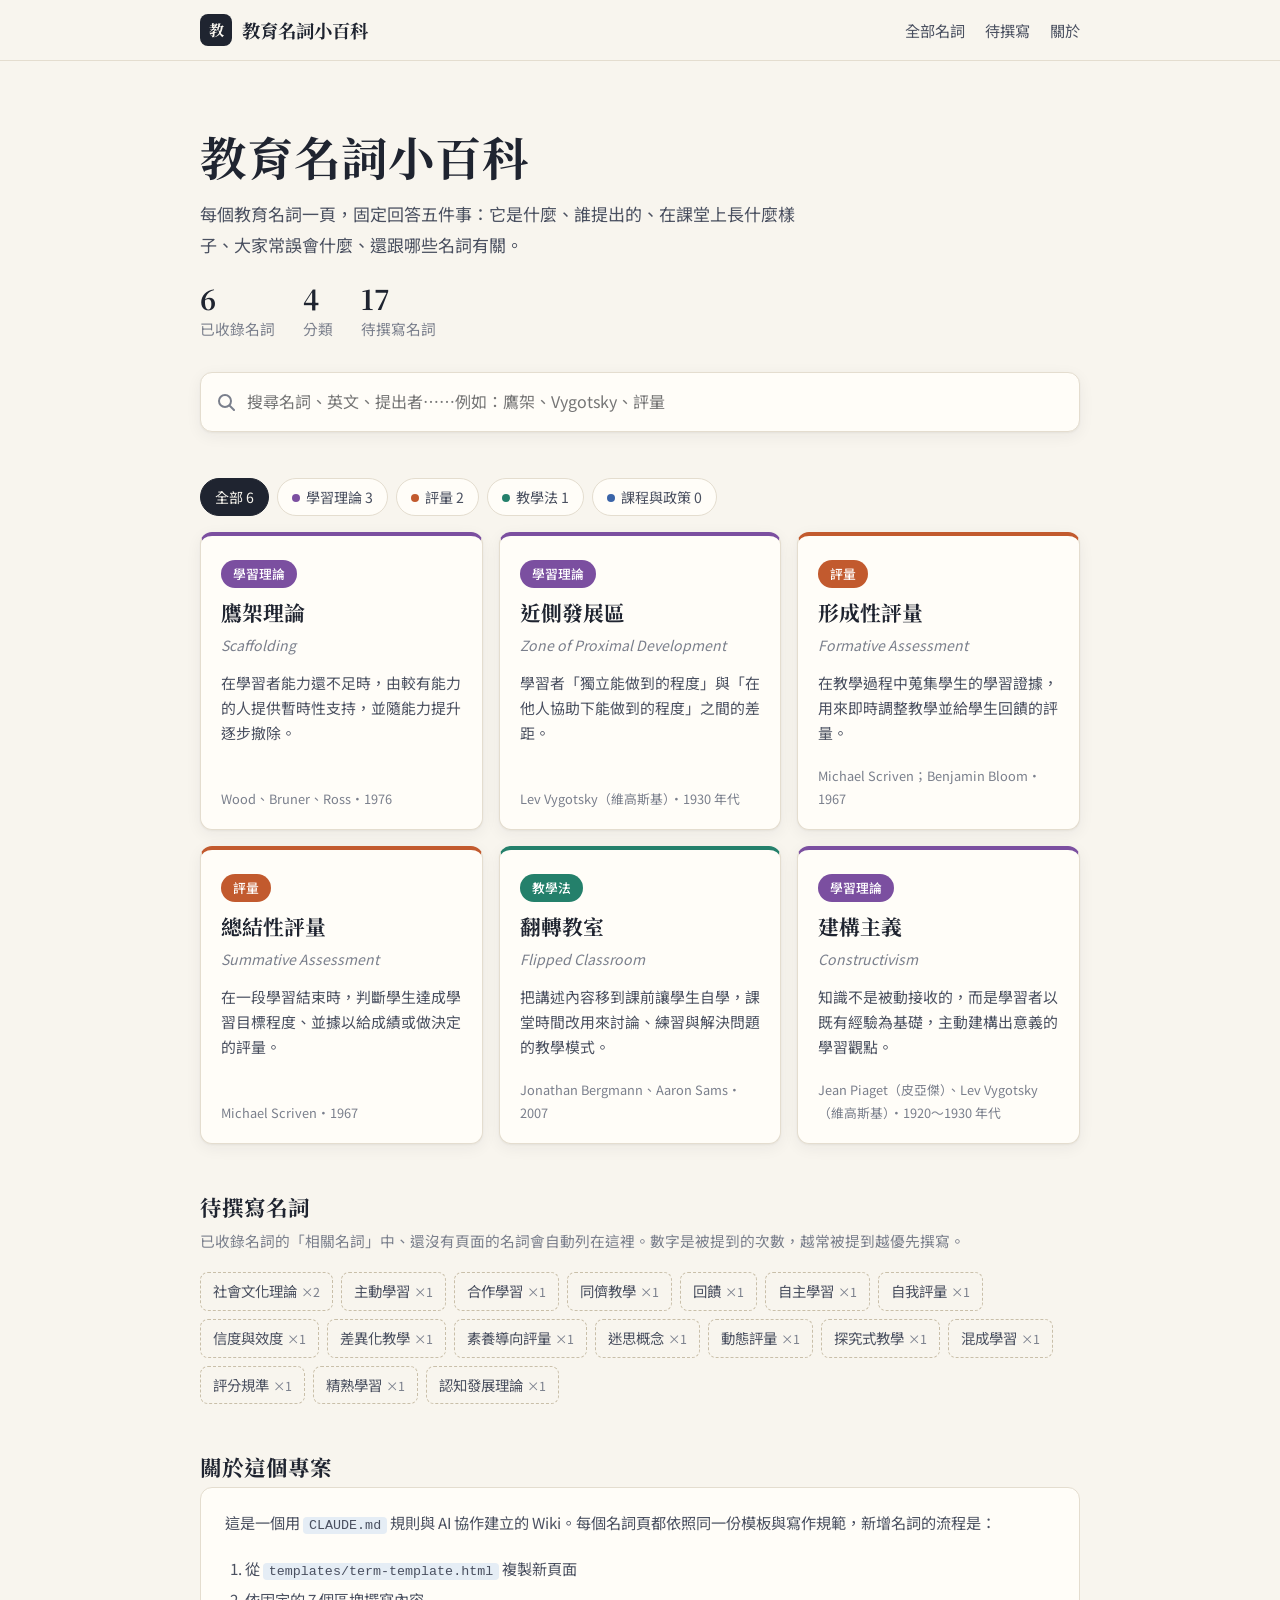
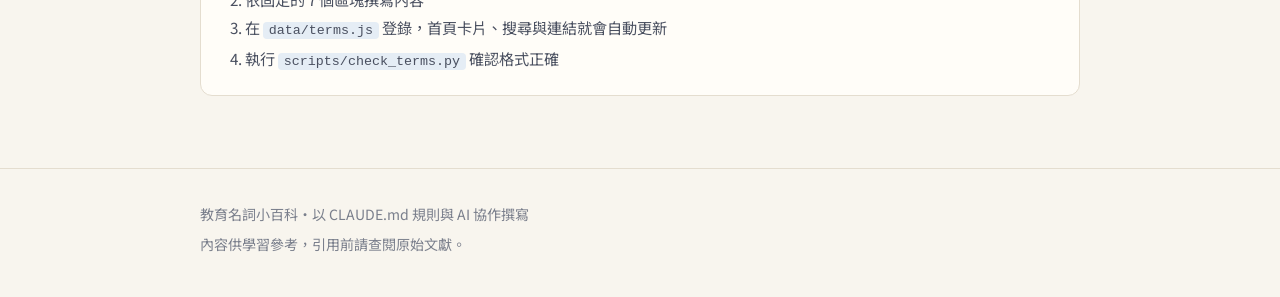
<file: index.html>
<!DOCTYPE html>
<html lang="zh-Hant-TW">
<head>
  <meta charset="UTF-8">
  <meta name="viewport" content="width=device-width, initial-scale=1">
  <title>教育名詞小百科</title>
  <meta name="description" content="用固定格式、白話解釋的繁體中文教育學名詞 Wiki：定義、提出者、課堂例子、常見誤解與相關名詞。">
  <link rel="preconnect" href="https://fonts.googleapis.com">
  <link rel="preconnect" href="https://fonts.gstatic.com" crossorigin>
  <link rel="stylesheet" href="https://fonts.googleapis.com/css2?family=Noto+Sans+TC:wght@400;500;700&family=Noto+Serif+TC:wght@600;700&display=swap">
  <link rel="stylesheet" href="assets/style.css">
</head>
<body data-page="index" data-root="">

  <header class="site-header">
    <div class="wrap">
      <a class="logo" href="index.html"><span class="logo-mark">教</span>教育名詞小百科</a>
      <nav class="site-nav">
        <a href="#terms">全部名詞</a>
        <a href="#wanted">待撰寫</a>
        <a href="#about">關於</a>
      </nav>
    </div>
  </header>

  <main class="wrap">
    <section class="hero">
      <h1>教育名詞小百科</h1>
      <p>每個教育名詞一頁，固定回答五件事：它是什麼、誰提出的、在課堂上長什麼樣子、大家常誤會什麼、還跟哪些名詞有關。</p>
      <div class="stats">
        <div><strong id="stat-terms">0</strong>已收錄名詞</div>
        <div><strong id="stat-cats">0</strong>分類</div>
        <div><strong id="stat-wanted">0</strong>待撰寫名詞</div>
      </div>
      <input id="search" class="search-box" type="search" placeholder="搜尋名詞、英文、提出者……例如：鷹架、Vygotsky、評量" aria-label="搜尋名詞">
    </section>

    <section id="terms">
      <div id="category-chips" class="chips" role="group" aria-label="依分類篩選"></div>
      <div id="card-grid" class="card-grid"></div>
    </section>

    <section id="wanted">
      <h2 class="section-title">待撰寫名詞</h2>
      <p class="section-desc">已收錄名詞的「相關名詞」中、還沒有頁面的名詞會自動列在這裡。數字是被提到的次數，越常被提到越優先撰寫。</p>
      <ul id="wanted-list" class="wanted-list"></ul>
    </section>

    <section id="about">
      <h2 class="section-title">關於這個專案</h2>
      <div class="about-box">
        <p>這是一個用 <code>CLAUDE.md</code> 規則與 AI 協作建立的 Wiki。每個名詞頁都依照同一份模板與寫作規範，新增名詞的流程是：</p>
        <ol>
          <li>從 <code>templates/term-template.html</code> 複製新頁面</li>
          <li>依固定的 7 個區塊撰寫內容</li>
          <li>在 <code>data/terms.js</code> 登錄，首頁卡片、搜尋與連結就會自動更新</li>
          <li>執行 <code>scripts/check_terms.py</code> 確認格式正確</li>
        </ol>
      </div>
    </section>
  </main>

  <footer class="site-footer">
    <div class="wrap">
      <p>教育名詞小百科・以 CLAUDE.md 規則與 AI 協作撰寫</p>
      <p>內容供學習參考，引用前請查閱原始文獻。</p>
    </div>
  </footer>

  <script src="data/terms.js"></script>
  <script src="assets/main.js"></script>
</body>
</html>
</file>
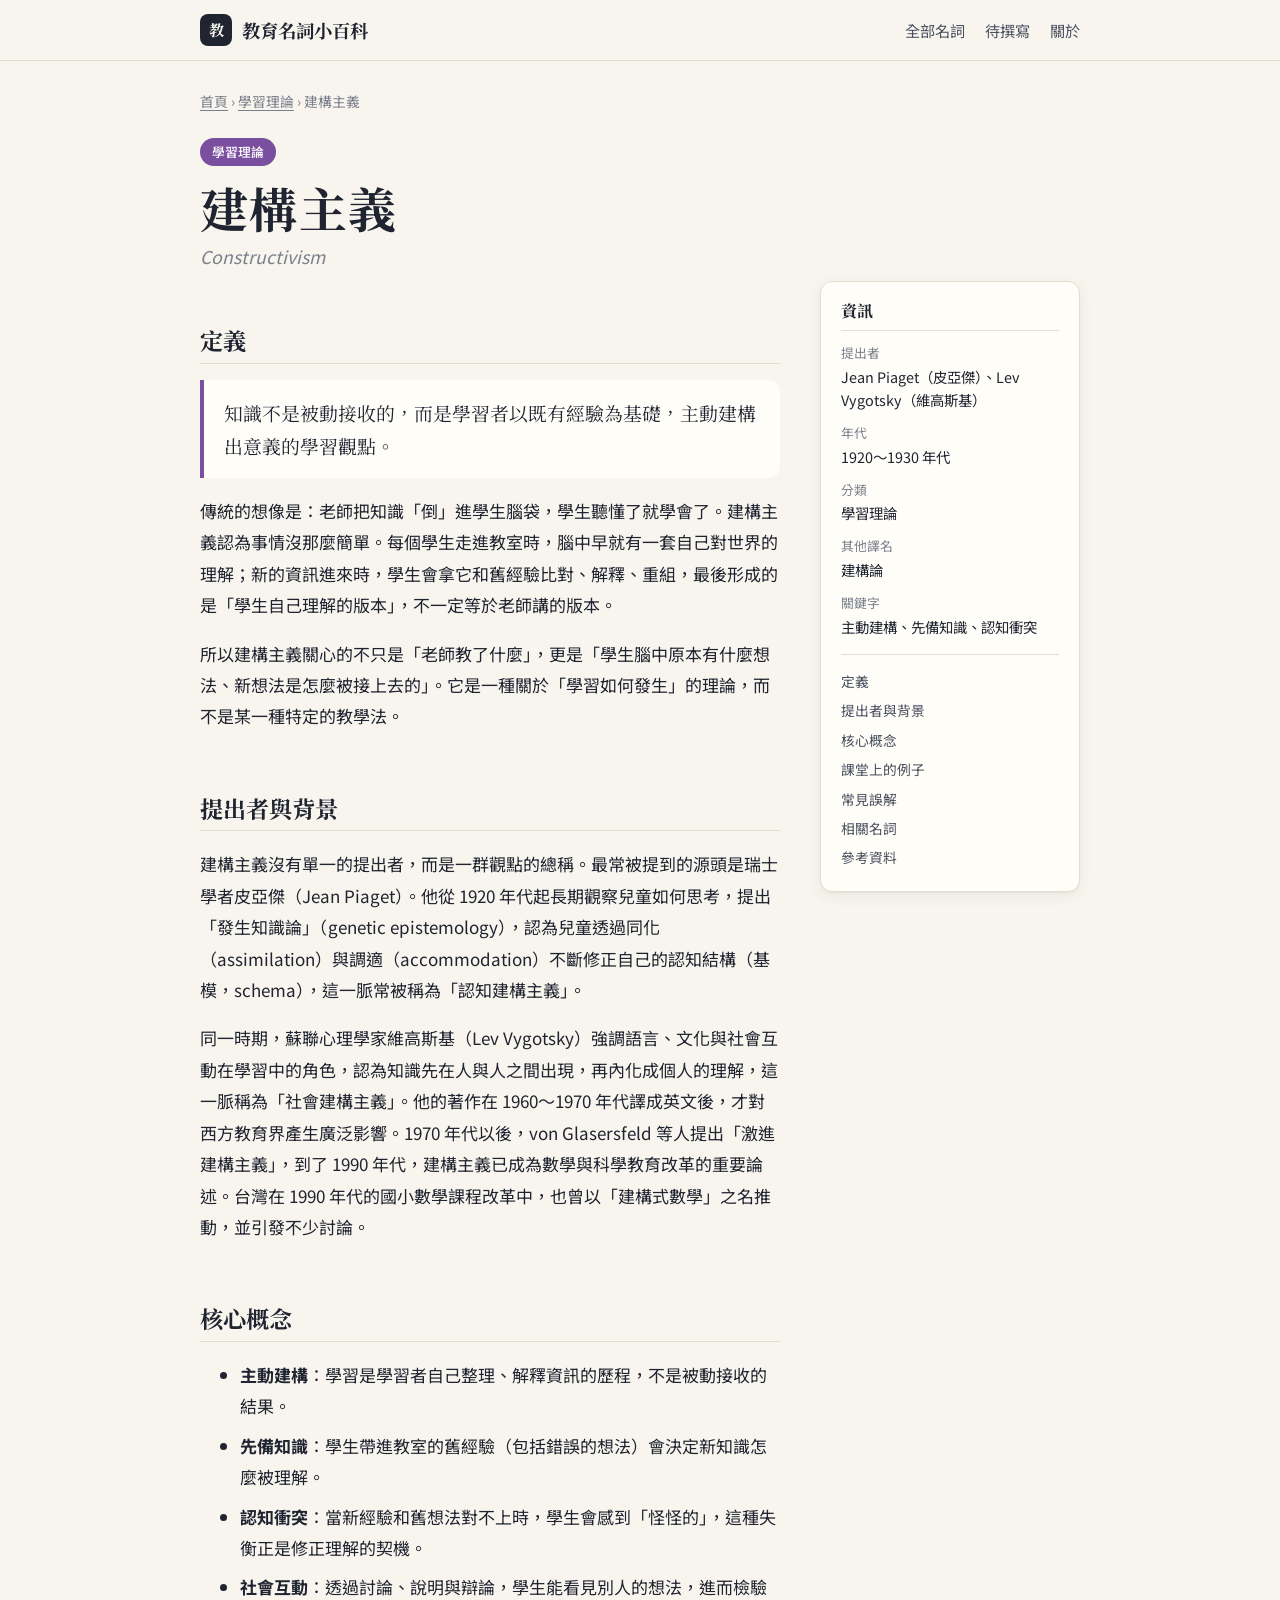
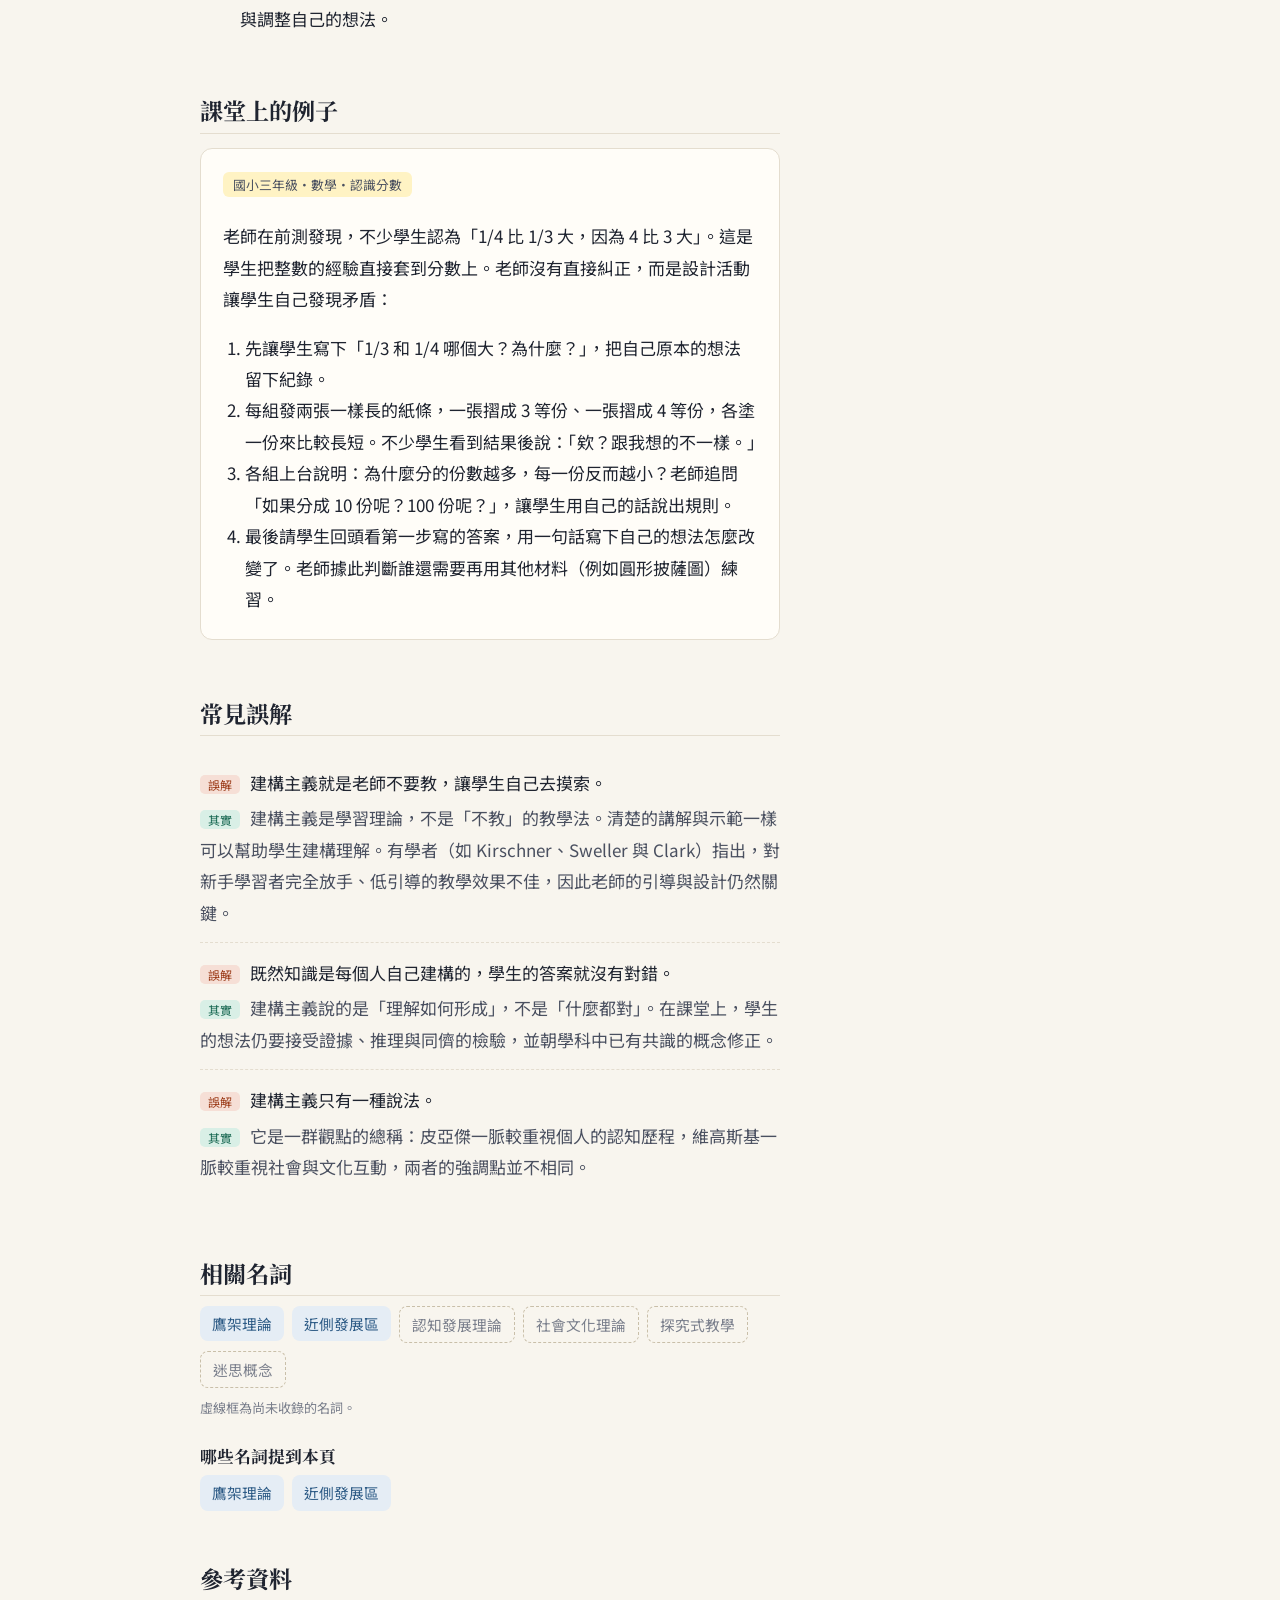
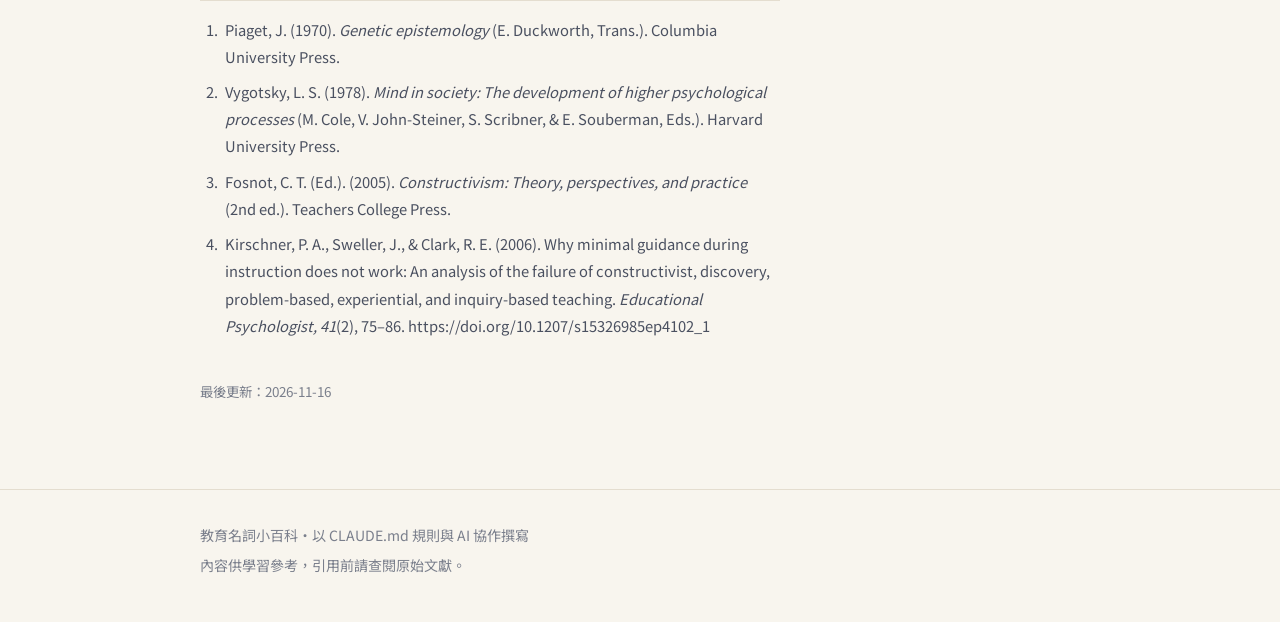
<file: terms/constructivism.html>
<!DOCTYPE html>
<html lang="zh-Hant-TW">
<head>
  <meta charset="UTF-8">
  <meta name="viewport" content="width=device-width, initial-scale=1">
  <title>建構主義 Constructivism｜教育名詞小百科</title>
  <meta name="description" content="知識不是被動接收的，而是學習者以既有經驗為基礎，主動建構出意義的學習觀點。">
  <link rel="preconnect" href="https://fonts.googleapis.com">
  <link rel="preconnect" href="https://fonts.gstatic.com" crossorigin>
  <link rel="stylesheet" href="https://fonts.googleapis.com/css2?family=Noto+Sans+TC:wght@400;500;700&family=Noto+Serif+TC:wght@600;700&display=swap">
  <link rel="stylesheet" href="../assets/style.css">
</head>
<body data-page="term" data-slug="constructivism" data-root="../">

  <header class="site-header">
    <div class="wrap">
      <a class="logo" href="../index.html"><span class="logo-mark">教</span>教育名詞小百科</a>
      <nav class="site-nav">
        <a href="../index.html#terms">全部名詞</a>
        <a href="../index.html#wanted">待撰寫</a>
        <a href="../index.html#about">關於</a>
      </nav>
    </div>
  </header>

  <main class="wrap">
    <nav class="breadcrumb">
      <a href="../index.html">首頁</a> ›
      <a href="../index.html#cat=學習理論">學習理論</a> ›
      建構主義
    </nav>

    <header class="term-head">
      <span class="badge" data-cat="學習理論">學習理論</span>
      <h1>建構主義</h1>
      <p class="term-en">Constructivism</p>
    </header>

    <div class="term-body">
      <article class="content" data-cat="學習理論">

        <section id="definition">
          <h2>定義</h2>
          <p class="summary">知識不是被動接收的，而是學習者以既有經驗為基礎，主動建構出意義的學習觀點。</p>
          <p>傳統的想像是：老師把知識「倒」進學生腦袋，學生聽懂了就學會了。建構主義認為事情沒那麼簡單。每個學生走進教室時，腦中早就有一套自己對世界的理解；新的資訊進來時，學生會拿它和舊經驗比對、解釋、重組，最後形成的是「學生自己理解的版本」，不一定等於老師講的版本。</p>
          <p>所以建構主義關心的不只是「老師教了什麼」，更是「學生腦中原本有什麼想法、新想法是怎麼被接上去的」。它是一種關於「學習如何發生」的理論，而不是某一種特定的教學法。</p>
        </section>

        <section id="origin">
          <h2>提出者與背景</h2>
          <p>建構主義沒有單一的提出者，而是一群觀點的總稱。最常被提到的源頭是瑞士學者皮亞傑（Jean Piaget）。他從 1920 年代起長期觀察兒童如何思考，提出「發生知識論」（genetic epistemology），認為兒童透過同化（assimilation）與調適（accommodation）不斷修正自己的認知結構（基模，schema），這一脈常被稱為「認知建構主義」。</p>
          <p>同一時期，蘇聯心理學家維高斯基（Lev Vygotsky）強調語言、文化與社會互動在學習中的角色，認為知識先在人與人之間出現，再內化成個人的理解，這一脈稱為「社會建構主義」。他的著作在 1960～1970 年代譯成英文後，才對西方教育界產生廣泛影響。1970 年代以後，von Glasersfeld 等人提出「激進建構主義」，到了 1990 年代，建構主義已成為數學與科學教育改革的重要論述。台灣在 1990 年代的國小數學課程改革中，也曾以「建構式數學」之名推動，並引發不少討論。</p>
        </section>

        <section id="key-ideas">
          <h2>核心概念</h2>
          <ul class="key-ideas">
            <li><strong>主動建構</strong>：學習是學習者自己整理、解釋資訊的歷程，不是被動接收的結果。</li>
            <li><strong>先備知識</strong>：學生帶進教室的舊經驗（包括錯誤的想法）會決定新知識怎麼被理解。</li>
            <li><strong>認知衝突</strong>：當新經驗和舊想法對不上時，學生會感到「怪怪的」，這種失衡正是修正理解的契機。</li>
            <li><strong>社會互動</strong>：透過討論、說明與辯論，學生能看見別人的想法，進而檢驗與調整自己的想法。</li>
          </ul>
        </section>

        <section id="classroom">
          <h2>課堂上的例子</h2>
          <div class="example">
            <p class="example-meta">國小三年級・數學・認識分數</p>
            <p>老師在前測發現，不少學生認為「1/4 比 1/3 大，因為 4 比 3 大」。這是學生把整數的經驗直接套到分數上。老師沒有直接糾正，而是設計活動讓學生自己發現矛盾：</p>
            <ol>
              <li>先讓學生寫下「1/3 和 1/4 哪個大？為什麼？」，把自己原本的想法留下紀錄。</li>
              <li>每組發兩張一樣長的紙條，一張摺成 3 等份、一張摺成 4 等份，各塗一份來比較長短。不少學生看到結果後說：「欸？跟我想的不一樣。」</li>
              <li>各組上台說明：為什麼分的份數越多，每一份反而越小？老師追問「如果分成 10 份呢？100 份呢？」，讓學生用自己的話說出規則。</li>
              <li>最後請學生回頭看第一步寫的答案，用一句話寫下自己的想法怎麼改變了。老師據此判斷誰還需要再用其他材料（例如圓形披薩圖）練習。</li>
            </ol>
          </div>
        </section>

        <section id="misconceptions">
          <h2>常見誤解</h2>
          <ul class="myths">
            <li>
              <span class="myth-wrong">建構主義就是老師不要教，讓學生自己去摸索。</span>
              <span class="myth-right">建構主義是學習理論，不是「不教」的教學法。清楚的講解與示範一樣可以幫助學生建構理解。有學者（如 Kirschner、Sweller 與 Clark）指出，對新手學習者完全放手、低引導的教學效果不佳，因此老師的引導與設計仍然關鍵。</span>
            </li>
            <li>
              <span class="myth-wrong">既然知識是每個人自己建構的，學生的答案就沒有對錯。</span>
              <span class="myth-right">建構主義說的是「理解如何形成」，不是「什麼都對」。在課堂上，學生的想法仍要接受證據、推理與同儕的檢驗，並朝學科中已有共識的概念修正。</span>
            </li>
            <li>
              <span class="myth-wrong">建構主義只有一種說法。</span>
              <span class="myth-right">它是一群觀點的總稱：皮亞傑一脈較重視個人的認知歷程，維高斯基一脈較重視社會與文化互動，兩者的強調點並不相同。</span>
            </li>
          </ul>
        </section>

        <section id="related">
          <h2>相關名詞</h2>
          <!-- 由 main.js 依 terms.js 的 related 自動產生，請勿手寫 -->
          <ul class="related-list" data-auto="related"></ul>
          <p class="related-note">虛線框為尚未收錄的名詞。</p>
          <h3>哪些名詞提到本頁</h3>
          <ul class="related-list" data-auto="backlinks"></ul>
        </section>

        <section id="references">
          <h2>參考資料</h2>
          <ol class="refs">
            <li>Piaget, J. (1970). <em>Genetic epistemology</em> (E. Duckworth, Trans.). Columbia University Press.</li>
            <li>Vygotsky, L. S. (1978). <em>Mind in society: The development of higher psychological processes</em> (M. Cole, V. John-Steiner, S. Scribner, &amp; E. Souberman, Eds.). Harvard University Press.</li>
            <li>Fosnot, C. T. (Ed.). (2005). <em>Constructivism: Theory, perspectives, and practice</em> (2nd ed.). Teachers College Press.</li>
            <li>Kirschner, P. A., Sweller, J., &amp; Clark, R. E. (2006). Why minimal guidance during instruction does not work: An analysis of the failure of constructivist, discovery, problem-based, experiential, and inquiry-based teaching. <em>Educational Psychologist, 41</em>(2), 75–86. https://doi.org/10.1207/s15326985ep4102_1</li>
          </ol>
        </section>

        <p class="updated">最後更新：2026-11-16</p>
      </article>

      <aside class="infobox">
        <h2>資訊</h2>
        <dl>
          <dt>提出者</dt><dd>Jean Piaget（皮亞傑）、Lev Vygotsky（維高斯基）</dd>
          <dt>年代</dt><dd>1920～1930 年代</dd>
          <dt>分類</dt><dd>學習理論</dd>
          <dt>其他譯名</dt><dd>建構論</dd>
          <dt>關鍵字</dt><dd>主動建構、先備知識、認知衝突</dd>
        </dl>
        <nav class="toc" data-auto="toc"></nav>
      </aside>
    </div>
  </main>

  <footer class="site-footer">
    <div class="wrap">
      <p>教育名詞小百科・以 CLAUDE.md 規則與 AI 協作撰寫</p>
      <p>內容供學習參考，引用前請查閱原始文獻。</p>
    </div>
  </footer>

  <script src="../data/terms.js"></script>
  <script src="../assets/main.js"></script>
</body>
</html>
</file>
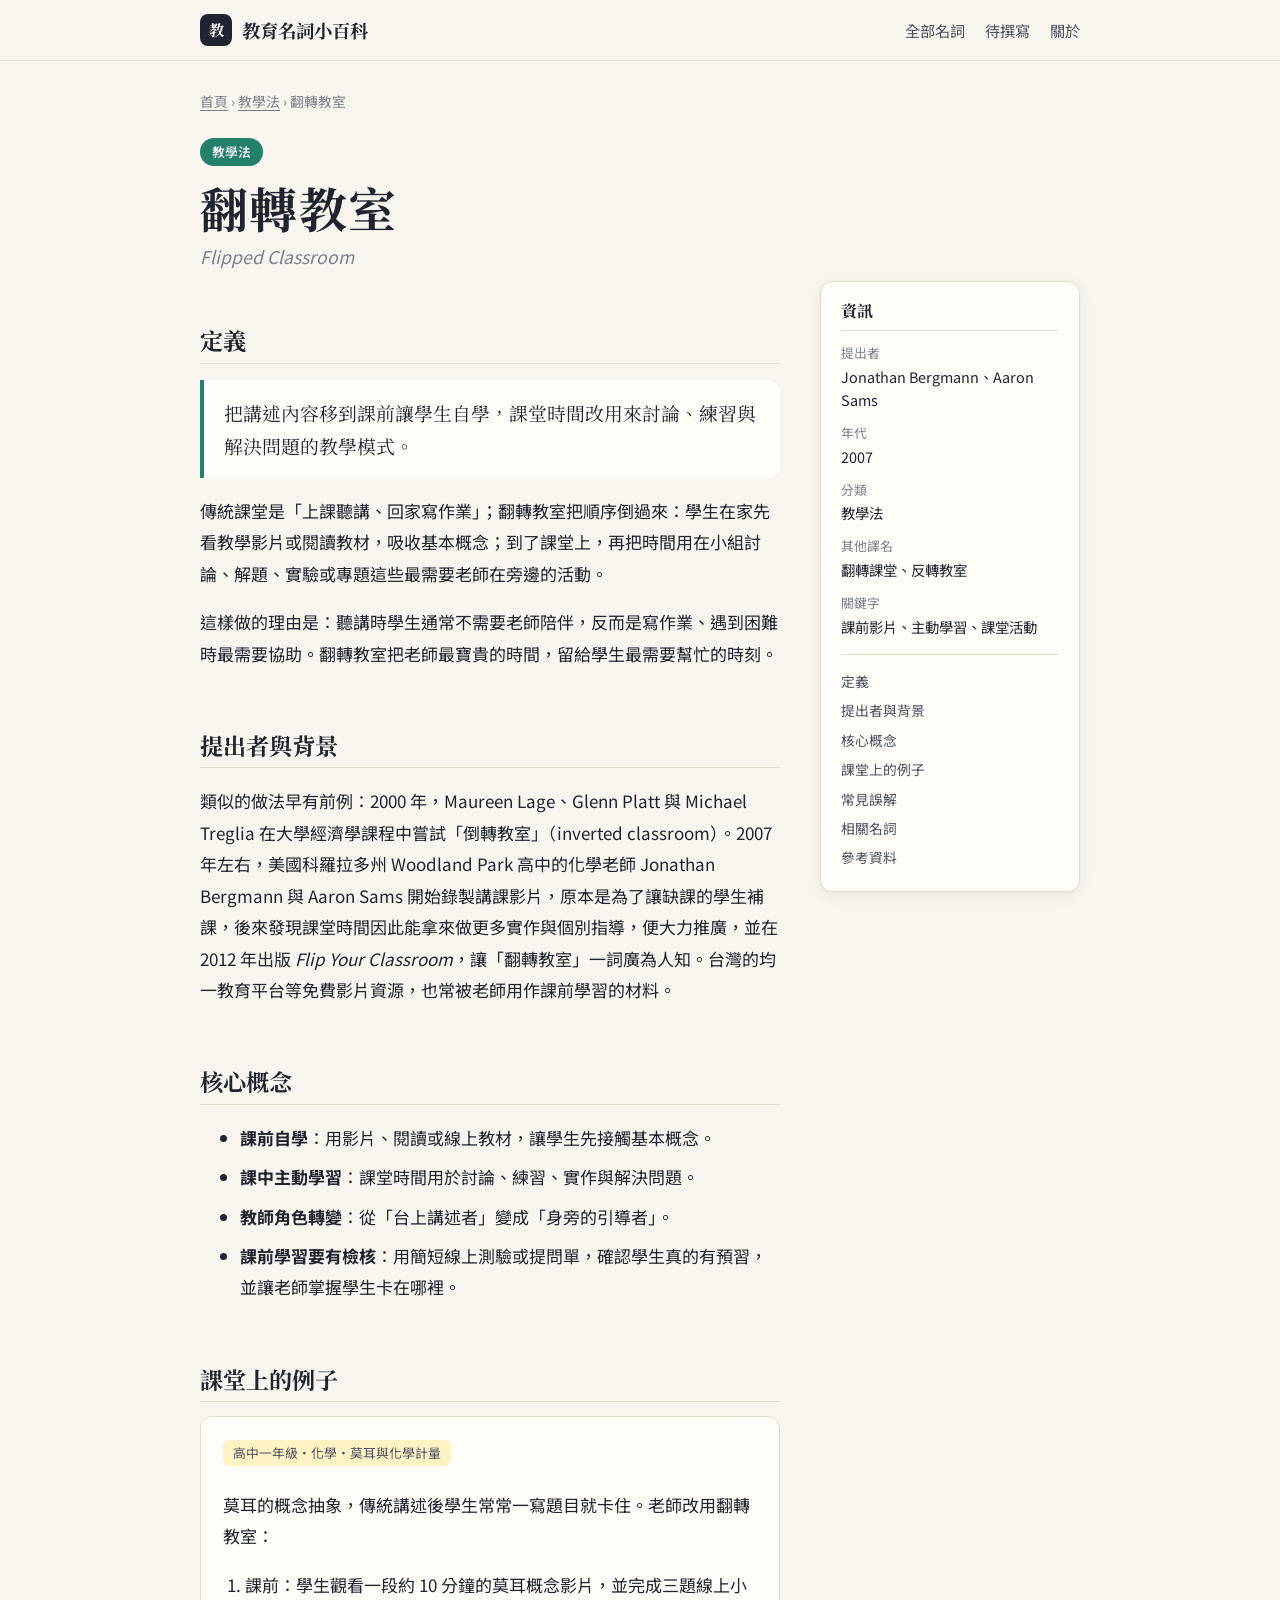
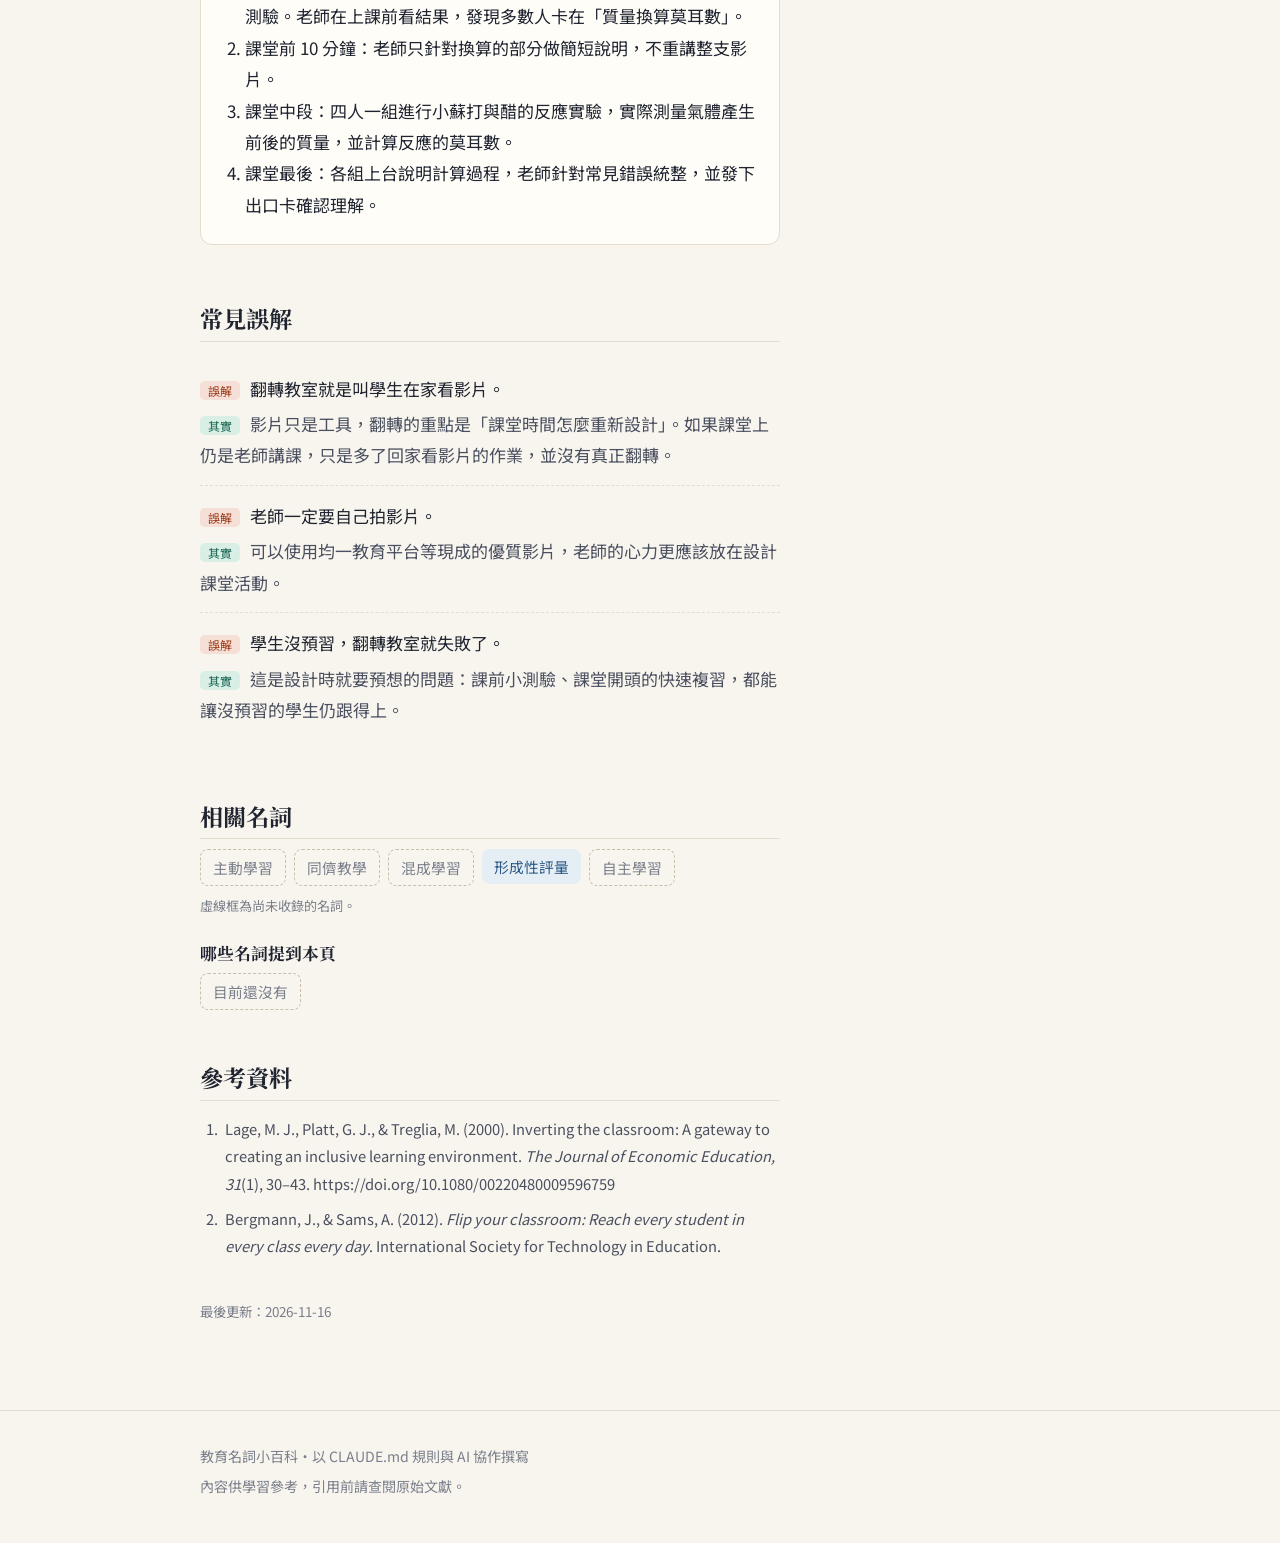
<file: terms/flipped-classroom.html>
<!DOCTYPE html>
<html lang="zh-Hant-TW">
<head>
  <meta charset="UTF-8">
  <meta name="viewport" content="width=device-width, initial-scale=1">
  <title>翻轉教室 Flipped Classroom｜教育名詞小百科</title>
  <meta name="description" content="把講述內容移到課前讓學生自學，課堂時間改用來討論、練習與解決問題的教學模式。">
  <link rel="preconnect" href="https://fonts.googleapis.com">
  <link rel="preconnect" href="https://fonts.gstatic.com" crossorigin>
  <link rel="stylesheet" href="https://fonts.googleapis.com/css2?family=Noto+Sans+TC:wght@400;500;700&family=Noto+Serif+TC:wght@600;700&display=swap">
  <link rel="stylesheet" href="../assets/style.css">
</head>
<body data-page="term" data-slug="flipped-classroom" data-root="../">

  <header class="site-header">
    <div class="wrap">
      <a class="logo" href="../index.html"><span class="logo-mark">教</span>教育名詞小百科</a>
      <nav class="site-nav">
        <a href="../index.html#terms">全部名詞</a>
        <a href="../index.html#wanted">待撰寫</a>
        <a href="../index.html#about">關於</a>
      </nav>
    </div>
  </header>

  <main class="wrap">
    <nav class="breadcrumb">
      <a href="../index.html">首頁</a> ›
      <a href="../index.html#cat=教學法">教學法</a> ›
      翻轉教室
    </nav>

    <header class="term-head">
      <span class="badge" data-cat="教學法">教學法</span>
      <h1>翻轉教室</h1>
      <p class="term-en">Flipped Classroom</p>
    </header>

    <div class="term-body">
      <article class="content" data-cat="教學法">

        <section id="definition">
          <h2>定義</h2>
          <p class="summary">把講述內容移到課前讓學生自學，課堂時間改用來討論、練習與解決問題的教學模式。</p>
          <p>傳統課堂是「上課聽講、回家寫作業」；翻轉教室把順序倒過來：學生在家先看教學影片或閱讀教材，吸收基本概念；到了課堂上，再把時間用在小組討論、解題、實驗或專題這些最需要老師在旁邊的活動。</p>
          <p>這樣做的理由是：聽講時學生通常不需要老師陪伴，反而是寫作業、遇到困難時最需要協助。翻轉教室把老師最寶貴的時間，留給學生最需要幫忙的時刻。</p>
        </section>

        <section id="origin">
          <h2>提出者與背景</h2>
          <p>類似的做法早有前例：2000 年，Maureen Lage、Glenn Platt 與 Michael Treglia 在大學經濟學課程中嘗試「倒轉教室」（inverted classroom）。2007 年左右，美國科羅拉多州 Woodland Park 高中的化學老師 Jonathan Bergmann 與 Aaron Sams 開始錄製講課影片，原本是為了讓缺課的學生補課，後來發現課堂時間因此能拿來做更多實作與個別指導，便大力推廣，並在 2012 年出版 <em>Flip Your Classroom</em>，讓「翻轉教室」一詞廣為人知。台灣的均一教育平台等免費影片資源，也常被老師用作課前學習的材料。</p>
        </section>

        <section id="key-ideas">
          <h2>核心概念</h2>
          <ul class="key-ideas">
            <li><strong>課前自學</strong>：用影片、閱讀或線上教材，讓學生先接觸基本概念。</li>
            <li><strong>課中主動學習</strong>：課堂時間用於討論、練習、實作與解決問題。</li>
            <li><strong>教師角色轉變</strong>：從「台上講述者」變成「身旁的引導者」。</li>
            <li><strong>課前學習要有檢核</strong>：用簡短線上測驗或提問單，確認學生真的有預習，並讓老師掌握學生卡在哪裡。</li>
          </ul>
        </section>

        <section id="classroom">
          <h2>課堂上的例子</h2>
          <div class="example">
            <p class="example-meta">高中一年級・化學・莫耳與化學計量</p>
            <p>莫耳的概念抽象，傳統講述後學生常常一寫題目就卡住。老師改用翻轉教室：</p>
            <ol>
              <li>課前：學生觀看一段約 10 分鐘的莫耳概念影片，並完成三題線上小測驗。老師在上課前看結果，發現多數人卡在「質量換算莫耳數」。</li>
              <li>課堂前 10 分鐘：老師只針對換算的部分做簡短說明，不重講整支影片。</li>
              <li>課堂中段：四人一組進行小蘇打與醋的反應實驗，實際測量氣體產生前後的質量，並計算反應的莫耳數。</li>
              <li>課堂最後：各組上台說明計算過程，老師針對常見錯誤統整，並發下出口卡確認理解。</li>
            </ol>
          </div>
        </section>

        <section id="misconceptions">
          <h2>常見誤解</h2>
          <ul class="myths">
            <li>
              <span class="myth-wrong">翻轉教室就是叫學生在家看影片。</span>
              <span class="myth-right">影片只是工具，翻轉的重點是「課堂時間怎麼重新設計」。如果課堂上仍是老師講課，只是多了回家看影片的作業，並沒有真正翻轉。</span>
            </li>
            <li>
              <span class="myth-wrong">老師一定要自己拍影片。</span>
              <span class="myth-right">可以使用均一教育平台等現成的優質影片，老師的心力更應該放在設計課堂活動。</span>
            </li>
            <li>
              <span class="myth-wrong">學生沒預習，翻轉教室就失敗了。</span>
              <span class="myth-right">這是設計時就要預想的問題：課前小測驗、課堂開頭的快速複習，都能讓沒預習的學生仍跟得上。</span>
            </li>
          </ul>
        </section>

        <section id="related">
          <h2>相關名詞</h2>
          <!-- 由 main.js 依 terms.js 的 related 自動產生，請勿手寫 -->
          <ul class="related-list" data-auto="related"></ul>
          <p class="related-note">虛線框為尚未收錄的名詞。</p>
          <h3>哪些名詞提到本頁</h3>
          <ul class="related-list" data-auto="backlinks"></ul>
        </section>

        <section id="references">
          <h2>參考資料</h2>
          <ol class="refs">
            <li>Lage, M. J., Platt, G. J., &amp; Treglia, M. (2000). Inverting the classroom: A gateway to creating an inclusive learning environment. <em>The Journal of Economic Education, 31</em>(1), 30–43. https://doi.org/10.1080/00220480009596759</li>
            <li>Bergmann, J., &amp; Sams, A. (2012). <em>Flip your classroom: Reach every student in every class every day</em>. International Society for Technology in Education.</li>
          </ol>
        </section>

        <p class="updated">最後更新：2026-11-16</p>
      </article>

      <aside class="infobox">
        <h2>資訊</h2>
        <dl>
          <dt>提出者</dt><dd>Jonathan Bergmann、Aaron Sams</dd>
          <dt>年代</dt><dd>2007</dd>
          <dt>分類</dt><dd>教學法</dd>
          <dt>其他譯名</dt><dd>翻轉課堂、反轉教室</dd>
          <dt>關鍵字</dt><dd>課前影片、主動學習、課堂活動</dd>
        </dl>
        <nav class="toc" data-auto="toc"></nav>
      </aside>
    </div>
  </main>

  <footer class="site-footer">
    <div class="wrap">
      <p>教育名詞小百科・以 CLAUDE.md 規則與 AI 協作撰寫</p>
      <p>內容供學習參考，引用前請查閱原始文獻。</p>
    </div>
  </footer>

  <script src="../data/terms.js"></script>
  <script src="../assets/main.js"></script>
</body>
</html>
</file>
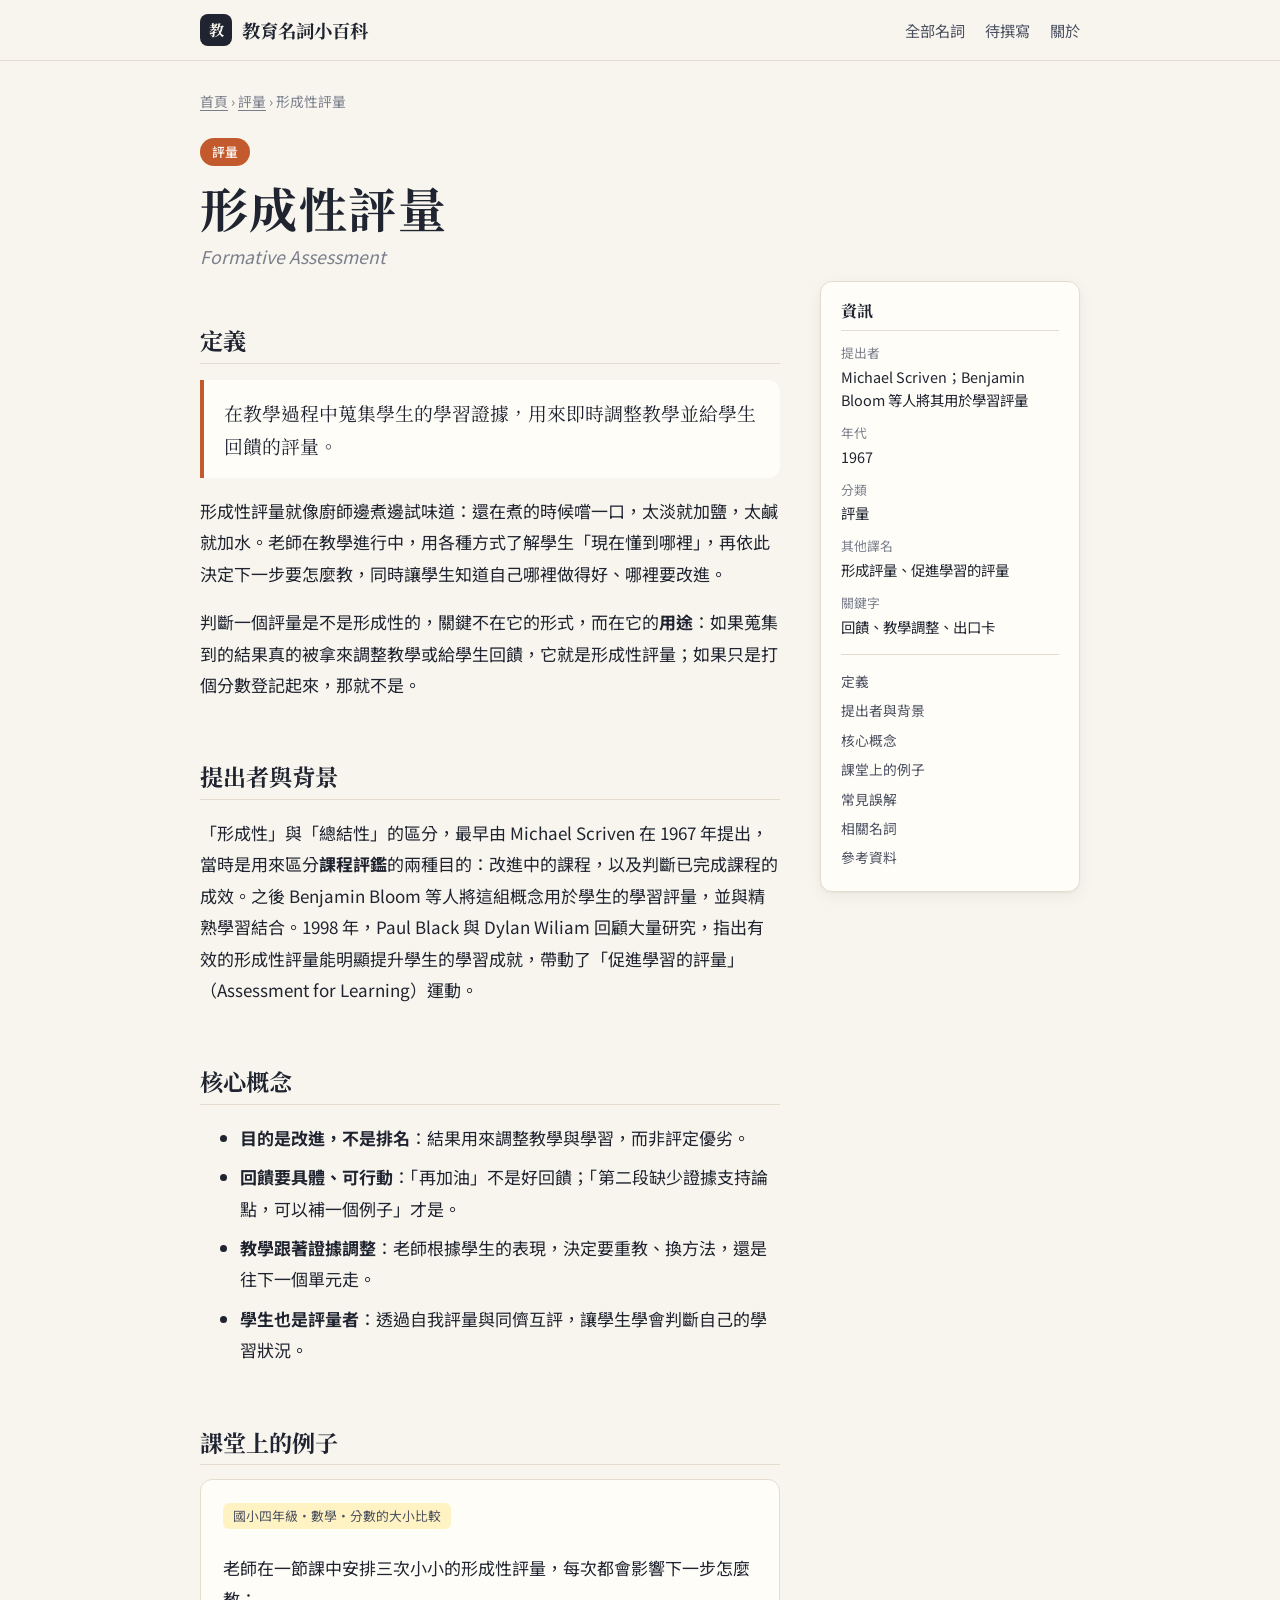
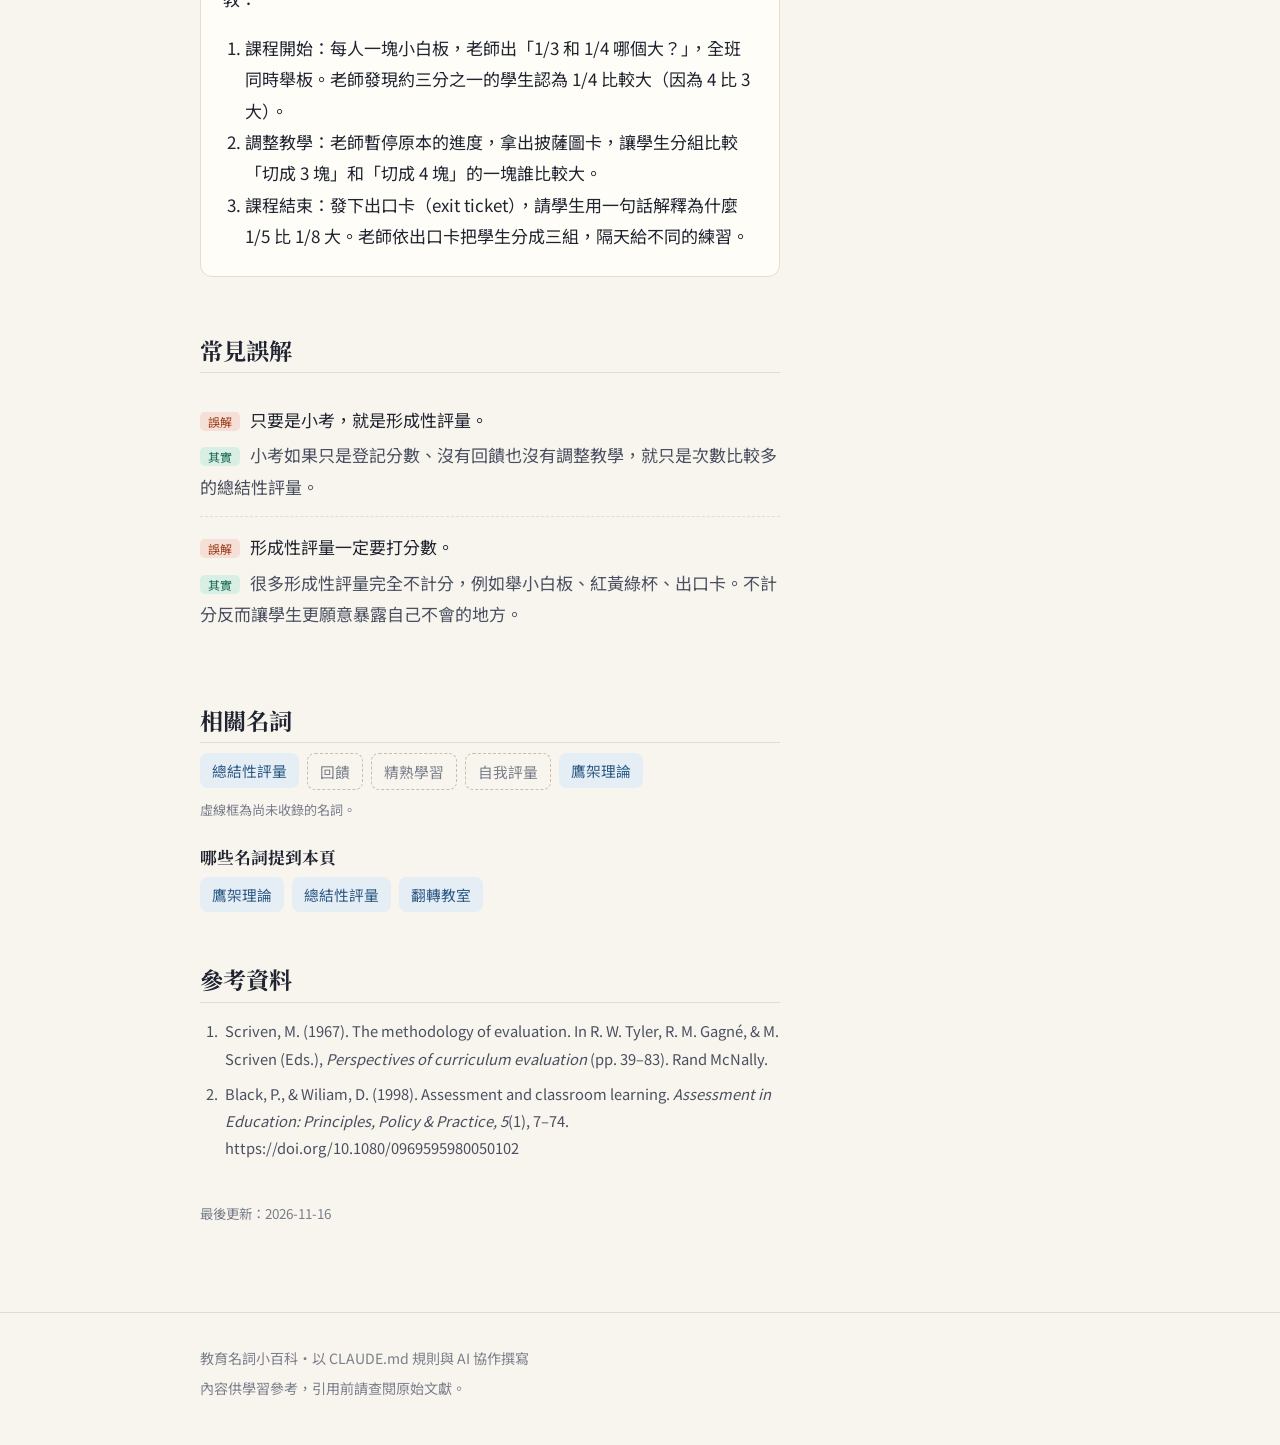
<file: terms/formative-assessment.html>
<!DOCTYPE html>
<html lang="zh-Hant-TW">
<head>
  <meta charset="UTF-8">
  <meta name="viewport" content="width=device-width, initial-scale=1">
  <title>形成性評量 Formative Assessment｜教育名詞小百科</title>
  <meta name="description" content="在教學過程中蒐集學生的學習證據，用來即時調整教學並給學生回饋的評量。">
  <link rel="preconnect" href="https://fonts.googleapis.com">
  <link rel="preconnect" href="https://fonts.gstatic.com" crossorigin>
  <link rel="stylesheet" href="https://fonts.googleapis.com/css2?family=Noto+Sans+TC:wght@400;500;700&family=Noto+Serif+TC:wght@600;700&display=swap">
  <link rel="stylesheet" href="../assets/style.css">
</head>
<body data-page="term" data-slug="formative-assessment" data-root="../">

  <header class="site-header">
    <div class="wrap">
      <a class="logo" href="../index.html"><span class="logo-mark">教</span>教育名詞小百科</a>
      <nav class="site-nav">
        <a href="../index.html#terms">全部名詞</a>
        <a href="../index.html#wanted">待撰寫</a>
        <a href="../index.html#about">關於</a>
      </nav>
    </div>
  </header>

  <main class="wrap">
    <nav class="breadcrumb">
      <a href="../index.html">首頁</a> ›
      <a href="../index.html#cat=評量">評量</a> ›
      形成性評量
    </nav>

    <header class="term-head">
      <span class="badge" data-cat="評量">評量</span>
      <h1>形成性評量</h1>
      <p class="term-en">Formative Assessment</p>
    </header>

    <div class="term-body">
      <article class="content" data-cat="評量">

        <section id="definition">
          <h2>定義</h2>
          <p class="summary">在教學過程中蒐集學生的學習證據，用來即時調整教學並給學生回饋的評量。</p>
          <p>形成性評量就像廚師邊煮邊試味道：還在煮的時候嚐一口，太淡就加鹽，太鹹就加水。老師在教學進行中，用各種方式了解學生「現在懂到哪裡」，再依此決定下一步要怎麼教，同時讓學生知道自己哪裡做得好、哪裡要改進。</p>
          <p>判斷一個評量是不是形成性的，關鍵不在它的形式，而在它的<strong>用途</strong>：如果蒐集到的結果真的被拿來調整教學或給學生回饋，它就是形成性評量；如果只是打個分數登記起來，那就不是。</p>
        </section>

        <section id="origin">
          <h2>提出者與背景</h2>
          <p>「形成性」與「總結性」的區分，最早由 Michael Scriven 在 1967 年提出，當時是用來區分<strong>課程評鑑</strong>的兩種目的：改進中的課程，以及判斷已完成課程的成效。之後 Benjamin Bloom 等人將這組概念用於學生的學習評量，並與精熟學習結合。1998 年，Paul Black 與 Dylan Wiliam 回顧大量研究，指出有效的形成性評量能明顯提升學生的學習成就，帶動了「促進學習的評量」（Assessment for Learning）運動。</p>
        </section>

        <section id="key-ideas">
          <h2>核心概念</h2>
          <ul class="key-ideas">
            <li><strong>目的是改進，不是排名</strong>：結果用來調整教學與學習，而非評定優劣。</li>
            <li><strong>回饋要具體、可行動</strong>：「再加油」不是好回饋；「第二段缺少證據支持論點，可以補一個例子」才是。</li>
            <li><strong>教學跟著證據調整</strong>：老師根據學生的表現，決定要重教、換方法，還是往下一個單元走。</li>
            <li><strong>學生也是評量者</strong>：透過自我評量與同儕互評，讓學生學會判斷自己的學習狀況。</li>
          </ul>
        </section>

        <section id="classroom">
          <h2>課堂上的例子</h2>
          <div class="example">
            <p class="example-meta">國小四年級・數學・分數的大小比較</p>
            <p>老師在一節課中安排三次小小的形成性評量，每次都會影響下一步怎麼教：</p>
            <ol>
              <li>課程開始：每人一塊小白板，老師出「1/3 和 1/4 哪個大？」，全班同時舉板。老師發現約三分之一的學生認為 1/4 比較大（因為 4 比 3 大）。</li>
              <li>調整教學：老師暫停原本的進度，拿出披薩圖卡，讓學生分組比較「切成 3 塊」和「切成 4 塊」的一塊誰比較大。</li>
              <li>課程結束：發下出口卡（exit ticket），請學生用一句話解釋為什麼 1/5 比 1/8 大。老師依出口卡把學生分成三組，隔天給不同的練習。</li>
            </ol>
          </div>
        </section>

        <section id="misconceptions">
          <h2>常見誤解</h2>
          <ul class="myths">
            <li>
              <span class="myth-wrong">只要是小考，就是形成性評量。</span>
              <span class="myth-right">小考如果只是登記分數、沒有回饋也沒有調整教學，就只是次數比較多的總結性評量。</span>
            </li>
            <li>
              <span class="myth-wrong">形成性評量一定要打分數。</span>
              <span class="myth-right">很多形成性評量完全不計分，例如舉小白板、紅黃綠杯、出口卡。不計分反而讓學生更願意暴露自己不會的地方。</span>
            </li>
          </ul>
        </section>

        <section id="related">
          <h2>相關名詞</h2>
          <!-- 由 main.js 依 terms.js 的 related 自動產生，請勿手寫 -->
          <ul class="related-list" data-auto="related"></ul>
          <p class="related-note">虛線框為尚未收錄的名詞。</p>
          <h3>哪些名詞提到本頁</h3>
          <ul class="related-list" data-auto="backlinks"></ul>
        </section>

        <section id="references">
          <h2>參考資料</h2>
          <ol class="refs">
            <li>Scriven, M. (1967). The methodology of evaluation. In R. W. Tyler, R. M. Gagné, &amp; M. Scriven (Eds.), <em>Perspectives of curriculum evaluation</em> (pp. 39–83). Rand McNally.</li>
            <li>Black, P., &amp; Wiliam, D. (1998). Assessment and classroom learning. <em>Assessment in Education: Principles, Policy &amp; Practice, 5</em>(1), 7–74. https://doi.org/10.1080/0969595980050102</li>
          </ol>
        </section>

        <p class="updated">最後更新：2026-11-16</p>
      </article>

      <aside class="infobox">
        <h2>資訊</h2>
        <dl>
          <dt>提出者</dt><dd>Michael Scriven；Benjamin Bloom 等人將其用於學習評量</dd>
          <dt>年代</dt><dd>1967</dd>
          <dt>分類</dt><dd>評量</dd>
          <dt>其他譯名</dt><dd>形成評量、促進學習的評量</dd>
          <dt>關鍵字</dt><dd>回饋、教學調整、出口卡</dd>
        </dl>
        <nav class="toc" data-auto="toc"></nav>
      </aside>
    </div>
  </main>

  <footer class="site-footer">
    <div class="wrap">
      <p>教育名詞小百科・以 CLAUDE.md 規則與 AI 協作撰寫</p>
      <p>內容供學習參考，引用前請查閱原始文獻。</p>
    </div>
  </footer>

  <script src="../data/terms.js"></script>
  <script src="../assets/main.js"></script>
</body>
</html>
</file>
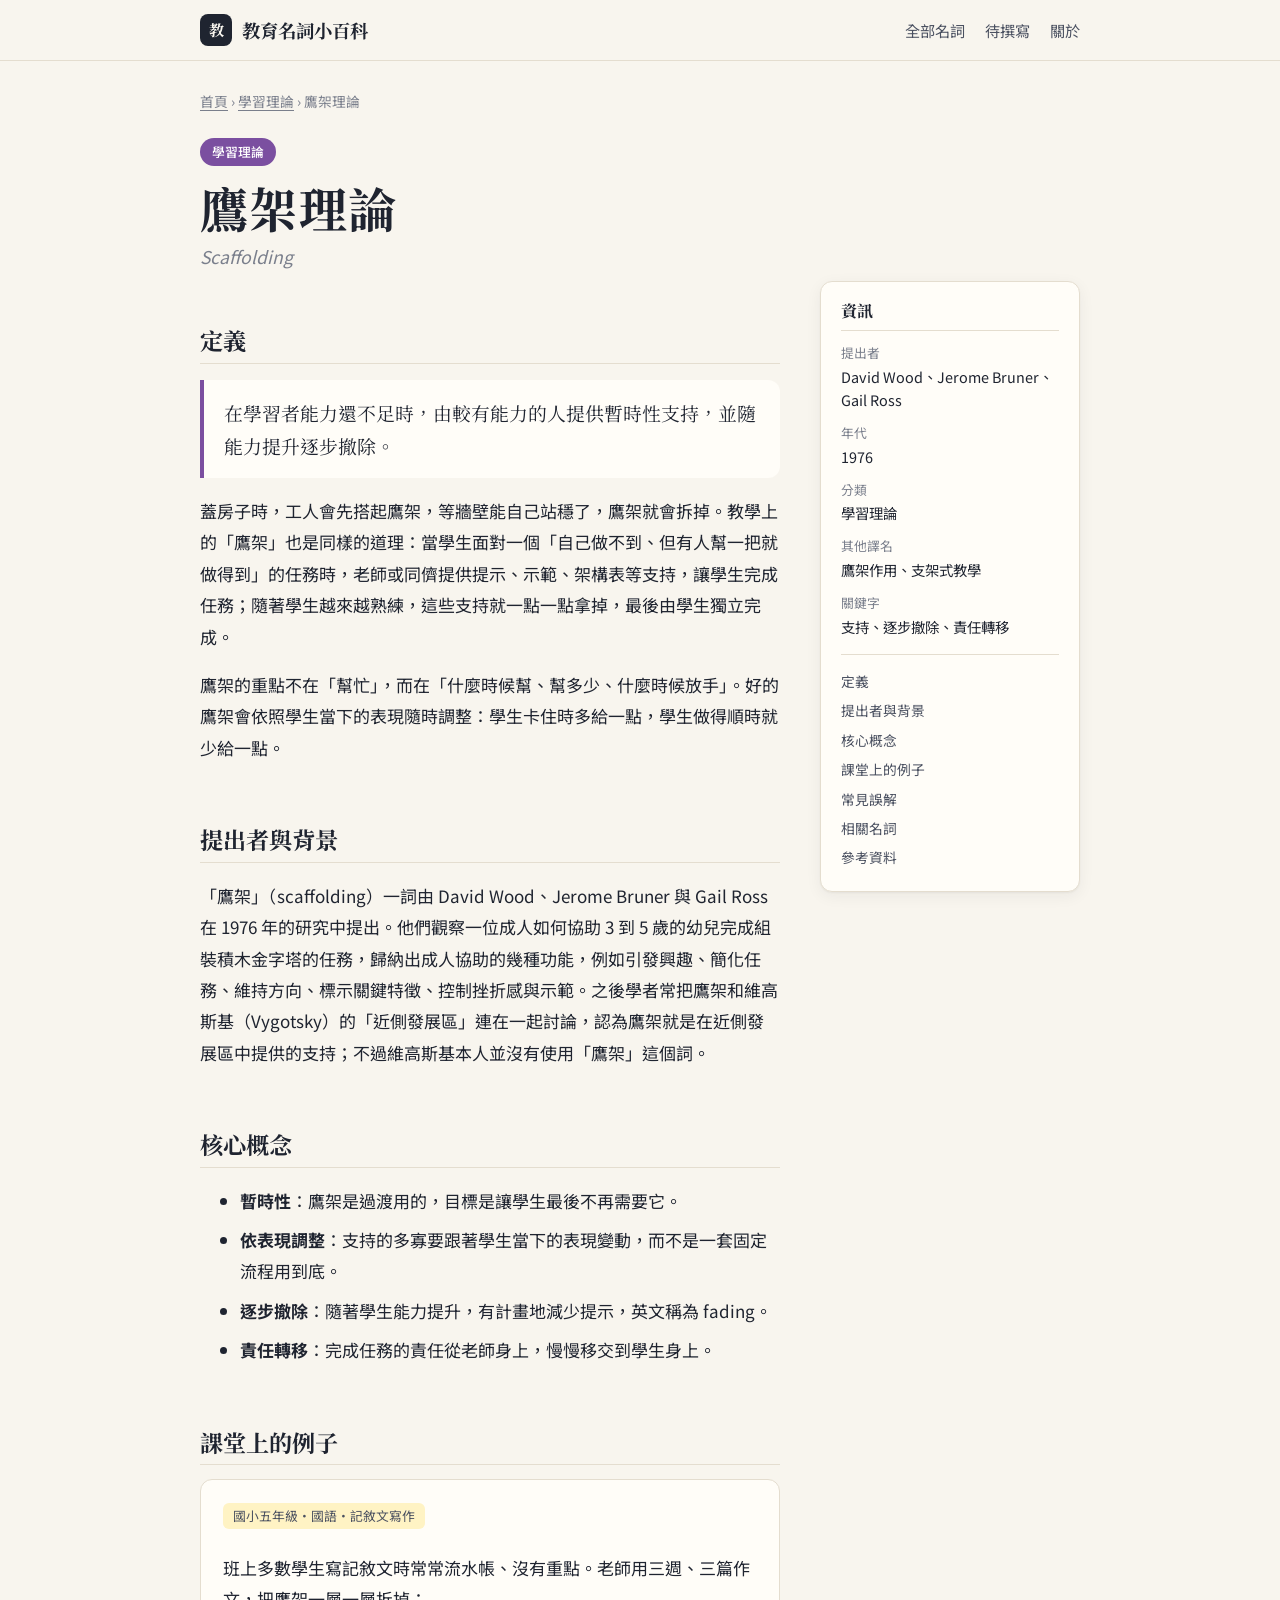
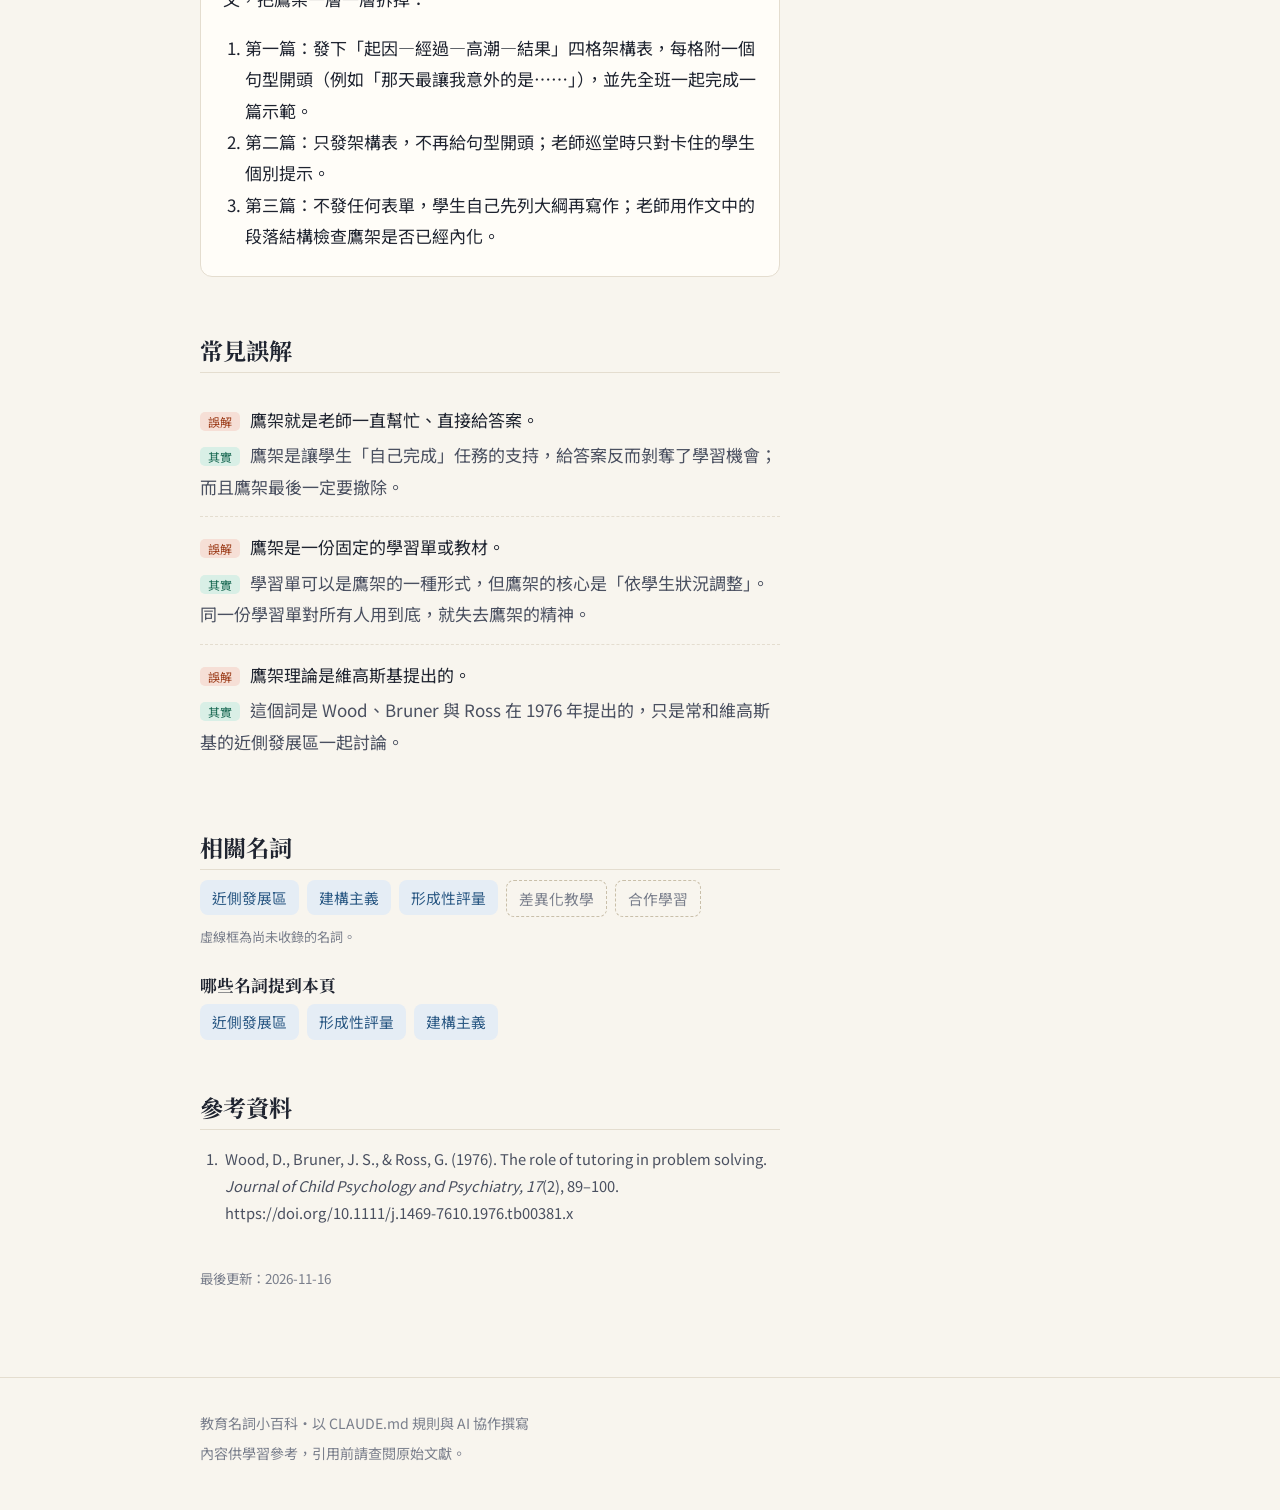
<file: terms/scaffolding.html>
<!DOCTYPE html>
<html lang="zh-Hant-TW">
<head>
  <meta charset="UTF-8">
  <meta name="viewport" content="width=device-width, initial-scale=1">
  <title>鷹架理論 Scaffolding｜教育名詞小百科</title>
  <meta name="description" content="在學習者能力還不足時，由較有能力的人提供暫時性支持，並隨能力提升逐步撤除。">
  <link rel="preconnect" href="https://fonts.googleapis.com">
  <link rel="preconnect" href="https://fonts.gstatic.com" crossorigin>
  <link rel="stylesheet" href="https://fonts.googleapis.com/css2?family=Noto+Sans+TC:wght@400;500;700&family=Noto+Serif+TC:wght@600;700&display=swap">
  <link rel="stylesheet" href="../assets/style.css">
</head>
<body data-page="term" data-slug="scaffolding" data-root="../">

  <header class="site-header">
    <div class="wrap">
      <a class="logo" href="../index.html"><span class="logo-mark">教</span>教育名詞小百科</a>
      <nav class="site-nav">
        <a href="../index.html#terms">全部名詞</a>
        <a href="../index.html#wanted">待撰寫</a>
        <a href="../index.html#about">關於</a>
      </nav>
    </div>
  </header>

  <main class="wrap">
    <nav class="breadcrumb">
      <a href="../index.html">首頁</a> ›
      <a href="../index.html#cat=學習理論">學習理論</a> ›
      鷹架理論
    </nav>

    <header class="term-head">
      <span class="badge" data-cat="學習理論">學習理論</span>
      <h1>鷹架理論</h1>
      <p class="term-en">Scaffolding</p>
    </header>

    <div class="term-body">
      <article class="content" data-cat="學習理論">

        <section id="definition">
          <h2>定義</h2>
          <p class="summary">在學習者能力還不足時，由較有能力的人提供暫時性支持，並隨能力提升逐步撤除。</p>
          <p>蓋房子時，工人會先搭起鷹架，等牆壁能自己站穩了，鷹架就會拆掉。教學上的「鷹架」也是同樣的道理：當學生面對一個「自己做不到、但有人幫一把就做得到」的任務時，老師或同儕提供提示、示範、架構表等支持，讓學生完成任務；隨著學生越來越熟練，這些支持就一點一點拿掉，最後由學生獨立完成。</p>
          <p>鷹架的重點不在「幫忙」，而在「什麼時候幫、幫多少、什麼時候放手」。好的鷹架會依照學生當下的表現隨時調整：學生卡住時多給一點，學生做得順時就少給一點。</p>
        </section>

        <section id="origin">
          <h2>提出者與背景</h2>
          <p>「鷹架」（scaffolding）一詞由 David Wood、Jerome Bruner 與 Gail Ross 在 1976 年的研究中提出。他們觀察一位成人如何協助 3 到 5 歲的幼兒完成組裝積木金字塔的任務，歸納出成人協助的幾種功能，例如引發興趣、簡化任務、維持方向、標示關鍵特徵、控制挫折感與示範。之後學者常把鷹架和維高斯基（Vygotsky）的「近側發展區」連在一起討論，認為鷹架就是在近側發展區中提供的支持；不過維高斯基本人並沒有使用「鷹架」這個詞。</p>
        </section>

        <section id="key-ideas">
          <h2>核心概念</h2>
          <ul class="key-ideas">
            <li><strong>暫時性</strong>：鷹架是過渡用的，目標是讓學生最後不再需要它。</li>
            <li><strong>依表現調整</strong>：支持的多寡要跟著學生當下的表現變動，而不是一套固定流程用到底。</li>
            <li><strong>逐步撤除</strong>：隨著學生能力提升，有計畫地減少提示，英文稱為 fading。</li>
            <li><strong>責任轉移</strong>：完成任務的責任從老師身上，慢慢移交到學生身上。</li>
          </ul>
        </section>

        <section id="classroom">
          <h2>課堂上的例子</h2>
          <div class="example">
            <p class="example-meta">國小五年級・國語・記敘文寫作</p>
            <p>班上多數學生寫記敘文時常常流水帳、沒有重點。老師用三週、三篇作文，把鷹架一層一層拆掉：</p>
            <ol>
              <li>第一篇：發下「起因—經過—高潮—結果」四格架構表，每格附一個句型開頭（例如「那天最讓我意外的是……」），並先全班一起完成一篇示範。</li>
              <li>第二篇：只發架構表，不再給句型開頭；老師巡堂時只對卡住的學生個別提示。</li>
              <li>第三篇：不發任何表單，學生自己先列大綱再寫作；老師用作文中的段落結構檢查鷹架是否已經內化。</li>
            </ol>
          </div>
        </section>

        <section id="misconceptions">
          <h2>常見誤解</h2>
          <ul class="myths">
            <li>
              <span class="myth-wrong">鷹架就是老師一直幫忙、直接給答案。</span>
              <span class="myth-right">鷹架是讓學生「自己完成」任務的支持，給答案反而剝奪了學習機會；而且鷹架最後一定要撤除。</span>
            </li>
            <li>
              <span class="myth-wrong">鷹架是一份固定的學習單或教材。</span>
              <span class="myth-right">學習單可以是鷹架的一種形式，但鷹架的核心是「依學生狀況調整」。同一份學習單對所有人用到底，就失去鷹架的精神。</span>
            </li>
            <li>
              <span class="myth-wrong">鷹架理論是維高斯基提出的。</span>
              <span class="myth-right">這個詞是 Wood、Bruner 與 Ross 在 1976 年提出的，只是常和維高斯基的近側發展區一起討論。</span>
            </li>
          </ul>
        </section>

        <section id="related">
          <h2>相關名詞</h2>
          <!-- 由 main.js 依 terms.js 的 related 自動產生，請勿手寫 -->
          <ul class="related-list" data-auto="related"></ul>
          <p class="related-note">虛線框為尚未收錄的名詞。</p>
          <h3>哪些名詞提到本頁</h3>
          <ul class="related-list" data-auto="backlinks"></ul>
        </section>

        <section id="references">
          <h2>參考資料</h2>
          <ol class="refs">
            <li>Wood, D., Bruner, J. S., &amp; Ross, G. (1976). The role of tutoring in problem solving. <em>Journal of Child Psychology and Psychiatry, 17</em>(2), 89–100. https://doi.org/10.1111/j.1469-7610.1976.tb00381.x</li>
          </ol>
        </section>

        <p class="updated">最後更新：2026-11-16</p>
      </article>

      <aside class="infobox">
        <h2>資訊</h2>
        <dl>
          <dt>提出者</dt><dd>David Wood、Jerome Bruner、Gail Ross</dd>
          <dt>年代</dt><dd>1976</dd>
          <dt>分類</dt><dd>學習理論</dd>
          <dt>其他譯名</dt><dd>鷹架作用、支架式教學</dd>
          <dt>關鍵字</dt><dd>支持、逐步撤除、責任轉移</dd>
        </dl>
        <nav class="toc" data-auto="toc"></nav>
      </aside>
    </div>
  </main>

  <footer class="site-footer">
    <div class="wrap">
      <p>教育名詞小百科・以 CLAUDE.md 規則與 AI 協作撰寫</p>
      <p>內容供學習參考，引用前請查閱原始文獻。</p>
    </div>
  </footer>

  <script src="../data/terms.js"></script>
  <script src="../assets/main.js"></script>
</body>
</html>
</file>
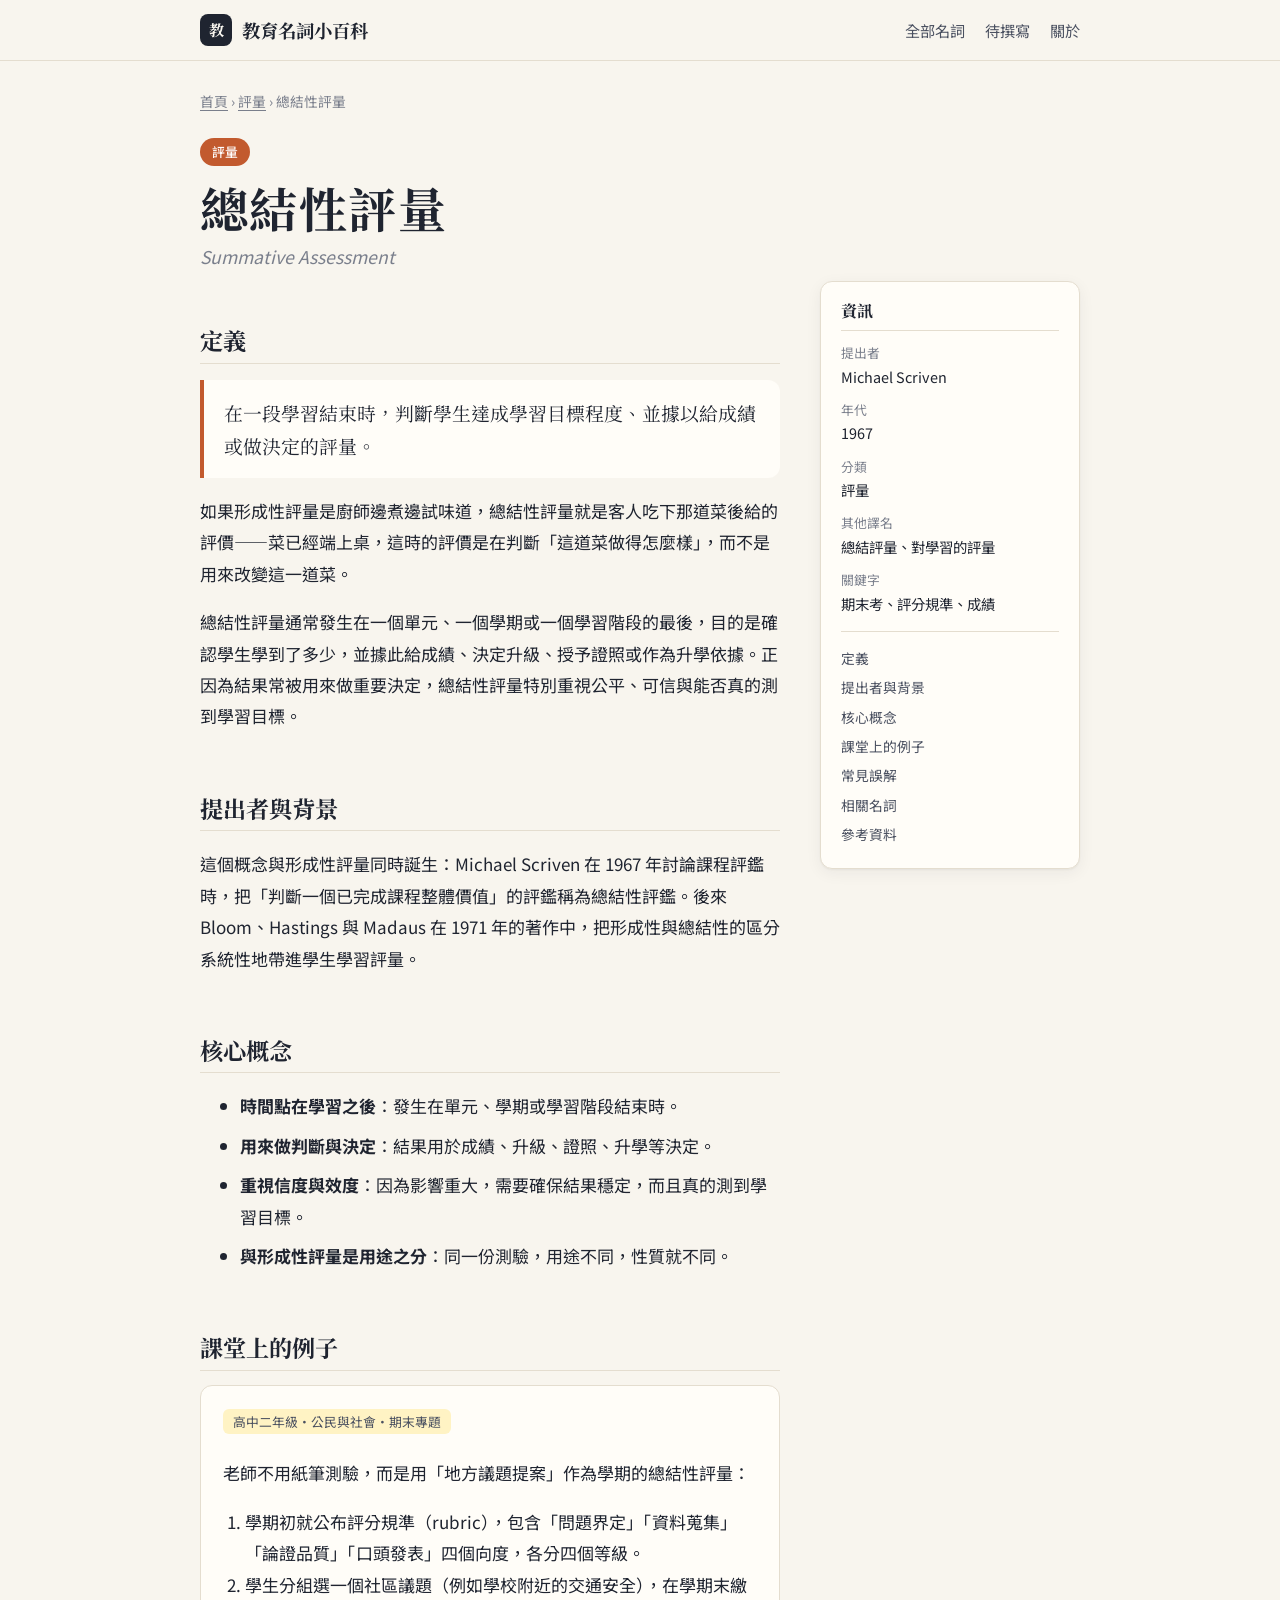
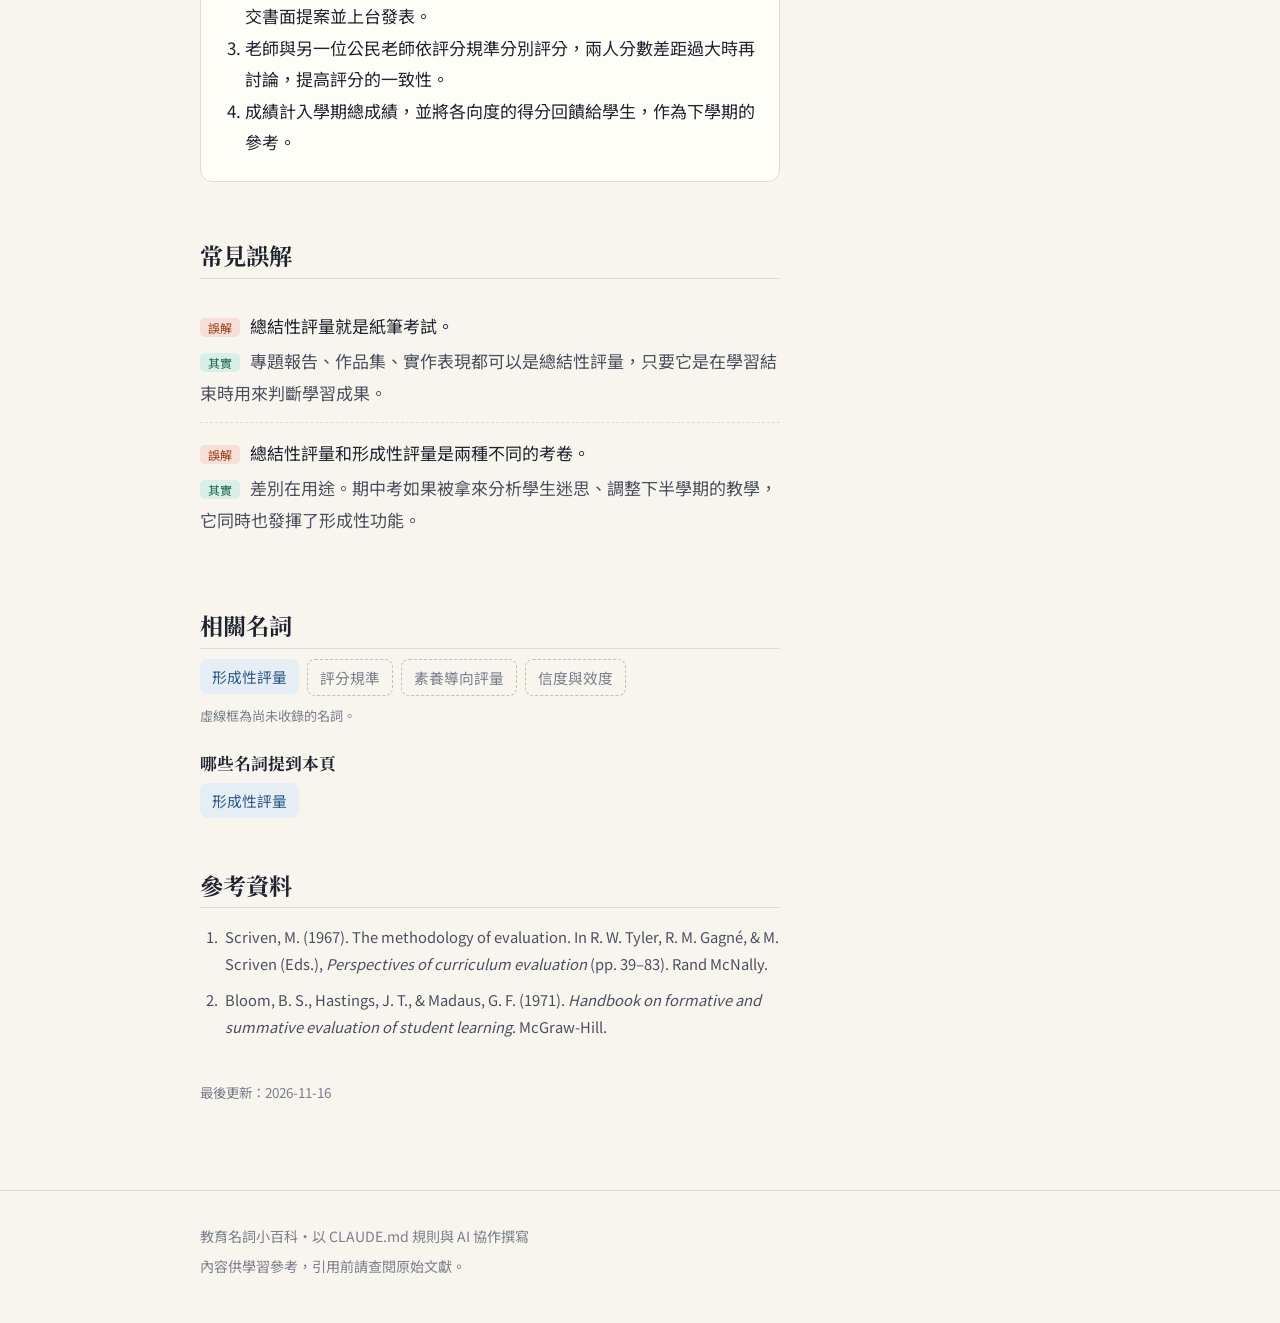
<file: terms/summative-assessment.html>
<!DOCTYPE html>
<html lang="zh-Hant-TW">
<head>
  <meta charset="UTF-8">
  <meta name="viewport" content="width=device-width, initial-scale=1">
  <title>總結性評量 Summative Assessment｜教育名詞小百科</title>
  <meta name="description" content="在一段學習結束時，判斷學生達成學習目標程度、並據以給成績或做決定的評量。">
  <link rel="preconnect" href="https://fonts.googleapis.com">
  <link rel="preconnect" href="https://fonts.gstatic.com" crossorigin>
  <link rel="stylesheet" href="https://fonts.googleapis.com/css2?family=Noto+Sans+TC:wght@400;500;700&family=Noto+Serif+TC:wght@600;700&display=swap">
  <link rel="stylesheet" href="../assets/style.css">
</head>
<body data-page="term" data-slug="summative-assessment" data-root="../">

  <header class="site-header">
    <div class="wrap">
      <a class="logo" href="../index.html"><span class="logo-mark">教</span>教育名詞小百科</a>
      <nav class="site-nav">
        <a href="../index.html#terms">全部名詞</a>
        <a href="../index.html#wanted">待撰寫</a>
        <a href="../index.html#about">關於</a>
      </nav>
    </div>
  </header>

  <main class="wrap">
    <nav class="breadcrumb">
      <a href="../index.html">首頁</a> ›
      <a href="../index.html#cat=評量">評量</a> ›
      總結性評量
    </nav>

    <header class="term-head">
      <span class="badge" data-cat="評量">評量</span>
      <h1>總結性評量</h1>
      <p class="term-en">Summative Assessment</p>
    </header>

    <div class="term-body">
      <article class="content" data-cat="評量">

        <section id="definition">
          <h2>定義</h2>
          <p class="summary">在一段學習結束時，判斷學生達成學習目標程度、並據以給成績或做決定的評量。</p>
          <p>如果形成性評量是廚師邊煮邊試味道，總結性評量就是客人吃下那道菜後給的評價——菜已經端上桌，這時的評價是在判斷「這道菜做得怎麼樣」，而不是用來改變這一道菜。</p>
          <p>總結性評量通常發生在一個單元、一個學期或一個學習階段的最後，目的是確認學生學到了多少，並據此給成績、決定升級、授予證照或作為升學依據。正因為結果常被用來做重要決定，總結性評量特別重視公平、可信與能否真的測到學習目標。</p>
        </section>

        <section id="origin">
          <h2>提出者與背景</h2>
          <p>這個概念與形成性評量同時誕生：Michael Scriven 在 1967 年討論課程評鑑時，把「判斷一個已完成課程整體價值」的評鑑稱為總結性評鑑。後來 Bloom、Hastings 與 Madaus 在 1971 年的著作中，把形成性與總結性的區分系統性地帶進學生學習評量。</p>
        </section>

        <section id="key-ideas">
          <h2>核心概念</h2>
          <ul class="key-ideas">
            <li><strong>時間點在學習之後</strong>：發生在單元、學期或學習階段結束時。</li>
            <li><strong>用來做判斷與決定</strong>：結果用於成績、升級、證照、升學等決定。</li>
            <li><strong>重視信度與效度</strong>：因為影響重大，需要確保結果穩定，而且真的測到學習目標。</li>
            <li><strong>與形成性評量是用途之分</strong>：同一份測驗，用途不同，性質就不同。</li>
          </ul>
        </section>

        <section id="classroom">
          <h2>課堂上的例子</h2>
          <div class="example">
            <p class="example-meta">高中二年級・公民與社會・期末專題</p>
            <p>老師不用紙筆測驗，而是用「地方議題提案」作為學期的總結性評量：</p>
            <ol>
              <li>學期初就公布評分規準（rubric），包含「問題界定」「資料蒐集」「論證品質」「口頭發表」四個向度，各分四個等級。</li>
              <li>學生分組選一個社區議題（例如學校附近的交通安全），在學期末繳交書面提案並上台發表。</li>
              <li>老師與另一位公民老師依評分規準分別評分，兩人分數差距過大時再討論，提高評分的一致性。</li>
              <li>成績計入學期總成績，並將各向度的得分回饋給學生，作為下學期的參考。</li>
            </ol>
          </div>
        </section>

        <section id="misconceptions">
          <h2>常見誤解</h2>
          <ul class="myths">
            <li>
              <span class="myth-wrong">總結性評量就是紙筆考試。</span>
              <span class="myth-right">專題報告、作品集、實作表現都可以是總結性評量，只要它是在學習結束時用來判斷學習成果。</span>
            </li>
            <li>
              <span class="myth-wrong">總結性評量和形成性評量是兩種不同的考卷。</span>
              <span class="myth-right">差別在用途。期中考如果被拿來分析學生迷思、調整下半學期的教學，它同時也發揮了形成性功能。</span>
            </li>
          </ul>
        </section>

        <section id="related">
          <h2>相關名詞</h2>
          <!-- 由 main.js 依 terms.js 的 related 自動產生，請勿手寫 -->
          <ul class="related-list" data-auto="related"></ul>
          <p class="related-note">虛線框為尚未收錄的名詞。</p>
          <h3>哪些名詞提到本頁</h3>
          <ul class="related-list" data-auto="backlinks"></ul>
        </section>

        <section id="references">
          <h2>參考資料</h2>
          <ol class="refs">
            <li>Scriven, M. (1967). The methodology of evaluation. In R. W. Tyler, R. M. Gagné, &amp; M. Scriven (Eds.), <em>Perspectives of curriculum evaluation</em> (pp. 39–83). Rand McNally.</li>
            <li>Bloom, B. S., Hastings, J. T., &amp; Madaus, G. F. (1971). <em>Handbook on formative and summative evaluation of student learning</em>. McGraw-Hill.</li>
          </ol>
        </section>

        <p class="updated">最後更新：2026-11-16</p>
      </article>

      <aside class="infobox">
        <h2>資訊</h2>
        <dl>
          <dt>提出者</dt><dd>Michael Scriven</dd>
          <dt>年代</dt><dd>1967</dd>
          <dt>分類</dt><dd>評量</dd>
          <dt>其他譯名</dt><dd>總結評量、對學習的評量</dd>
          <dt>關鍵字</dt><dd>期末考、評分規準、成績</dd>
        </dl>
        <nav class="toc" data-auto="toc"></nav>
      </aside>
    </div>
  </main>

  <footer class="site-footer">
    <div class="wrap">
      <p>教育名詞小百科・以 CLAUDE.md 規則與 AI 協作撰寫</p>
      <p>內容供學習參考，引用前請查閱原始文獻。</p>
    </div>
  </footer>

  <script src="../data/terms.js"></script>
  <script src="../assets/main.js"></script>
</body>
</html>
</file>
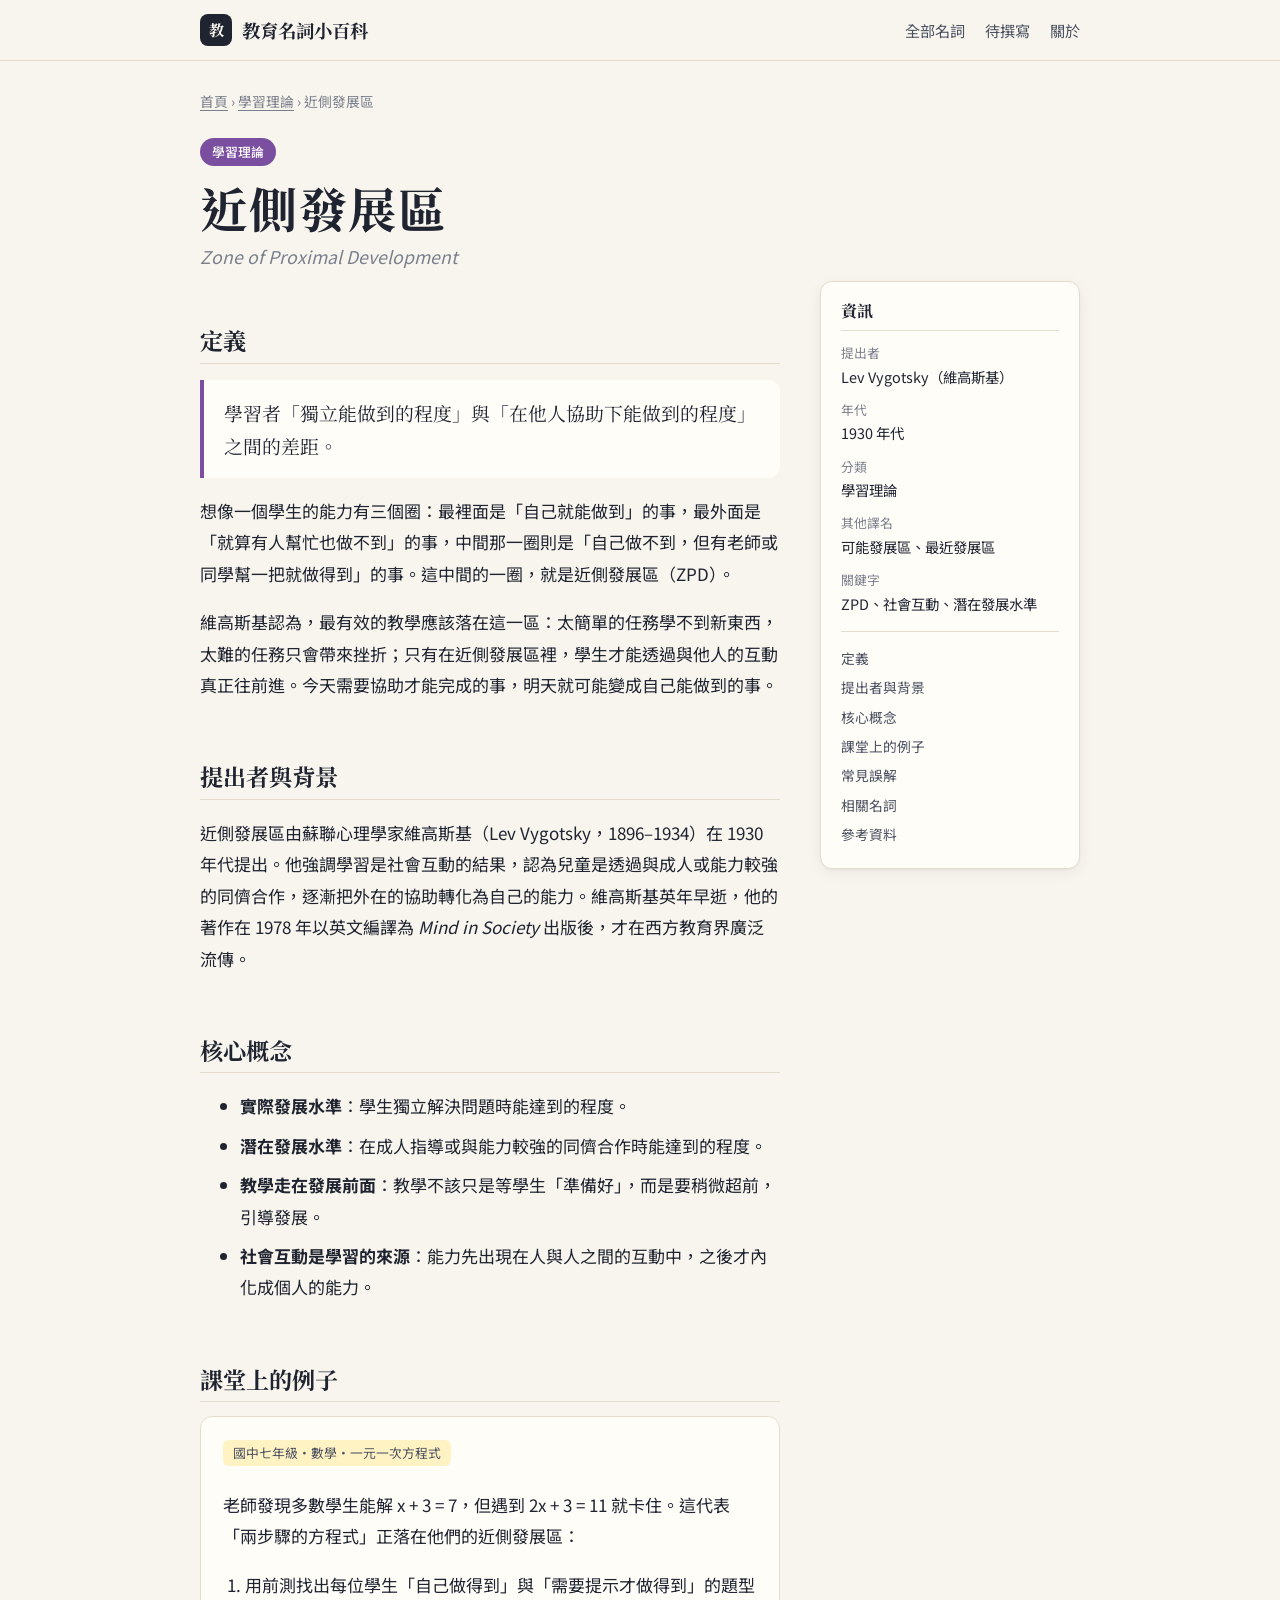
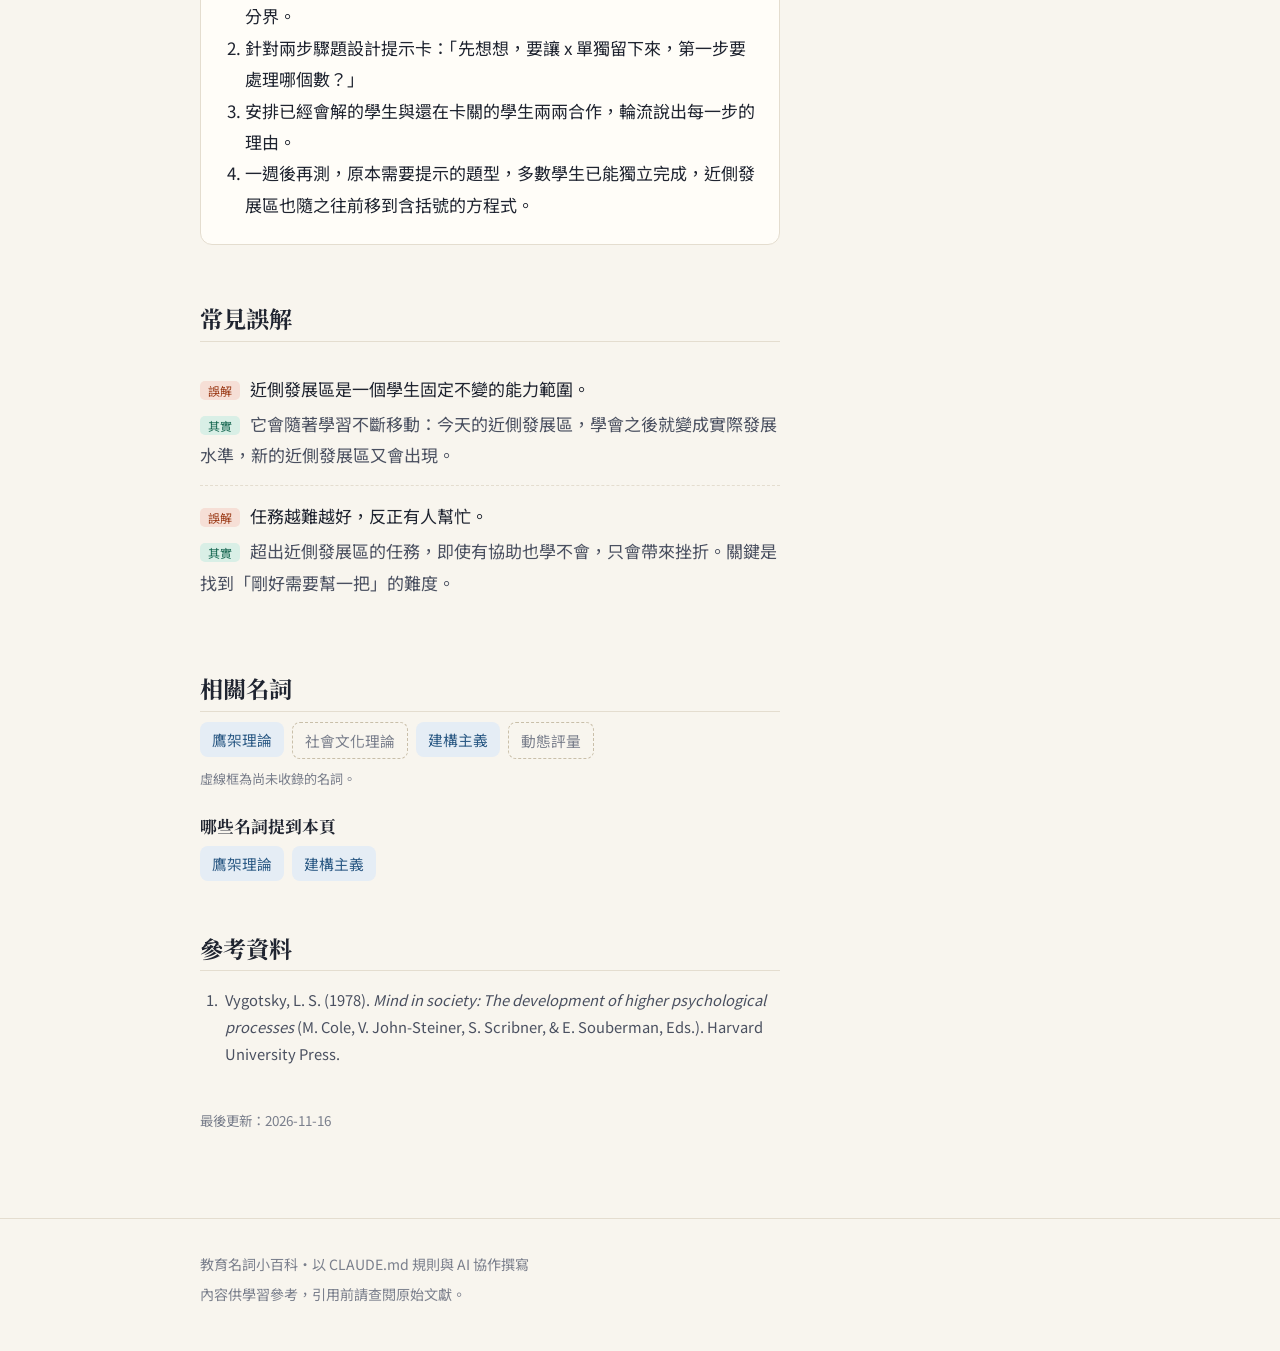
<file: terms/zone-of-proximal-development.html>
<!DOCTYPE html>
<html lang="zh-Hant-TW">
<head>
  <meta charset="UTF-8">
  <meta name="viewport" content="width=device-width, initial-scale=1">
  <title>近側發展區 Zone of Proximal Development｜教育名詞小百科</title>
  <meta name="description" content="學習者「獨立能做到的程度」與「在他人協助下能做到的程度」之間的差距。">
  <link rel="preconnect" href="https://fonts.googleapis.com">
  <link rel="preconnect" href="https://fonts.gstatic.com" crossorigin>
  <link rel="stylesheet" href="https://fonts.googleapis.com/css2?family=Noto+Sans+TC:wght@400;500;700&family=Noto+Serif+TC:wght@600;700&display=swap">
  <link rel="stylesheet" href="../assets/style.css">
</head>
<body data-page="term" data-slug="zone-of-proximal-development" data-root="../">

  <header class="site-header">
    <div class="wrap">
      <a class="logo" href="../index.html"><span class="logo-mark">教</span>教育名詞小百科</a>
      <nav class="site-nav">
        <a href="../index.html#terms">全部名詞</a>
        <a href="../index.html#wanted">待撰寫</a>
        <a href="../index.html#about">關於</a>
      </nav>
    </div>
  </header>

  <main class="wrap">
    <nav class="breadcrumb">
      <a href="../index.html">首頁</a> ›
      <a href="../index.html#cat=學習理論">學習理論</a> ›
      近側發展區
    </nav>

    <header class="term-head">
      <span class="badge" data-cat="學習理論">學習理論</span>
      <h1>近側發展區</h1>
      <p class="term-en">Zone of Proximal Development</p>
    </header>

    <div class="term-body">
      <article class="content" data-cat="學習理論">

        <section id="definition">
          <h2>定義</h2>
          <p class="summary">學習者「獨立能做到的程度」與「在他人協助下能做到的程度」之間的差距。</p>
          <p>想像一個學生的能力有三個圈：最裡面是「自己就能做到」的事，最外面是「就算有人幫忙也做不到」的事，中間那一圈則是「自己做不到，但有老師或同學幫一把就做得到」的事。這中間的一圈，就是近側發展區（ZPD）。</p>
          <p>維高斯基認為，最有效的教學應該落在這一區：太簡單的任務學不到新東西，太難的任務只會帶來挫折；只有在近側發展區裡，學生才能透過與他人的互動真正往前進。今天需要協助才能完成的事，明天就可能變成自己能做到的事。</p>
        </section>

        <section id="origin">
          <h2>提出者與背景</h2>
          <p>近側發展區由蘇聯心理學家維高斯基（Lev Vygotsky，1896–1934）在 1930 年代提出。他強調學習是社會互動的結果，認為兒童是透過與成人或能力較強的同儕合作，逐漸把外在的協助轉化為自己的能力。維高斯基英年早逝，他的著作在 1978 年以英文編譯為 <em>Mind in Society</em> 出版後，才在西方教育界廣泛流傳。</p>
        </section>

        <section id="key-ideas">
          <h2>核心概念</h2>
          <ul class="key-ideas">
            <li><strong>實際發展水準</strong>：學生獨立解決問題時能達到的程度。</li>
            <li><strong>潛在發展水準</strong>：在成人指導或與能力較強的同儕合作時能達到的程度。</li>
            <li><strong>教學走在發展前面</strong>：教學不該只是等學生「準備好」，而是要稍微超前，引導發展。</li>
            <li><strong>社會互動是學習的來源</strong>：能力先出現在人與人之間的互動中，之後才內化成個人的能力。</li>
          </ul>
        </section>

        <section id="classroom">
          <h2>課堂上的例子</h2>
          <div class="example">
            <p class="example-meta">國中七年級・數學・一元一次方程式</p>
            <p>老師發現多數學生能解 x + 3 = 7，但遇到 2x + 3 = 11 就卡住。這代表「兩步驟的方程式」正落在他們的近側發展區：</p>
            <ol>
              <li>用前測找出每位學生「自己做得到」與「需要提示才做得到」的題型分界。</li>
              <li>針對兩步驟題設計提示卡：「先想想，要讓 x 單獨留下來，第一步要處理哪個數？」</li>
              <li>安排已經會解的學生與還在卡關的學生兩兩合作，輪流說出每一步的理由。</li>
              <li>一週後再測，原本需要提示的題型，多數學生已能獨立完成，近側發展區也隨之往前移到含括號的方程式。</li>
            </ol>
          </div>
        </section>

        <section id="misconceptions">
          <h2>常見誤解</h2>
          <ul class="myths">
            <li>
              <span class="myth-wrong">近側發展區是一個學生固定不變的能力範圍。</span>
              <span class="myth-right">它會隨著學習不斷移動：今天的近側發展區，學會之後就變成實際發展水準，新的近側發展區又會出現。</span>
            </li>
            <li>
              <span class="myth-wrong">任務越難越好，反正有人幫忙。</span>
              <span class="myth-right">超出近側發展區的任務，即使有協助也學不會，只會帶來挫折。關鍵是找到「剛好需要幫一把」的難度。</span>
            </li>
          </ul>
        </section>

        <section id="related">
          <h2>相關名詞</h2>
          <!-- 由 main.js 依 terms.js 的 related 自動產生，請勿手寫 -->
          <ul class="related-list" data-auto="related"></ul>
          <p class="related-note">虛線框為尚未收錄的名詞。</p>
          <h3>哪些名詞提到本頁</h3>
          <ul class="related-list" data-auto="backlinks"></ul>
        </section>

        <section id="references">
          <h2>參考資料</h2>
          <ol class="refs">
            <li>Vygotsky, L. S. (1978). <em>Mind in society: The development of higher psychological processes</em> (M. Cole, V. John-Steiner, S. Scribner, &amp; E. Souberman, Eds.). Harvard University Press.</li>
          </ol>
        </section>

        <p class="updated">最後更新：2026-11-16</p>
      </article>

      <aside class="infobox">
        <h2>資訊</h2>
        <dl>
          <dt>提出者</dt><dd>Lev Vygotsky（維高斯基）</dd>
          <dt>年代</dt><dd>1930 年代</dd>
          <dt>分類</dt><dd>學習理論</dd>
          <dt>其他譯名</dt><dd>可能發展區、最近發展區</dd>
          <dt>關鍵字</dt><dd>ZPD、社會互動、潛在發展水準</dd>
        </dl>
        <nav class="toc" data-auto="toc"></nav>
      </aside>
    </div>
  </main>

  <footer class="site-footer">
    <div class="wrap">
      <p>教育名詞小百科・以 CLAUDE.md 規則與 AI 協作撰寫</p>
      <p>內容供學習參考，引用前請查閱原始文獻。</p>
    </div>
  </footer>

  <script src="../data/terms.js"></script>
  <script src="../assets/main.js"></script>
</body>
</html>
</file>
<file: assets/style.css>
/* 教育名詞小百科：全站唯一樣式表
   規則：只能新增 class，不可修改既有 class 的意義（見 CLAUDE.md 第 7 節） */

:root {
  --paper: #f8f5ee;
  --card: #fffdf8;
  --ink: #1f2430;
  --ink-soft: #4a5060;
  --muted: #7a7f8c;
  --line: #e4ddcf;
  --accent: #2c5a85;
  --accent-soft: #e5edf5;
  --highlight: #fff3c4;
  --radius: 12px;
  --shadow: 0 1px 2px rgba(31, 36, 48, .05), 0 4px 16px rgba(31, 36, 48, .06);
  --serif: "Noto Serif TC", "Songti TC", serif;
  --sans: "Noto Sans TC", "PingFang TC", "Microsoft JhengHei", system-ui, sans-serif;
  --max: 920px;
}

* { box-sizing: border-box; }

html { scroll-behavior: smooth; }

body {
  margin: 0;
  background: var(--paper);
  color: var(--ink);
  font-family: var(--sans);
  font-size: 17px;
  line-height: 1.85;
  -webkit-font-smoothing: antialiased;
}

a { color: var(--accent); text-decoration-thickness: 1px; text-underline-offset: 3px; }
a:hover { text-decoration-thickness: 2px; }

h1, h2, h3 { font-family: var(--serif); line-height: 1.35; color: var(--ink); }

.wrap { max-width: var(--max); margin: 0 auto; padding: 0 20px; }

/* ---------- 頁首 / 頁尾 ---------- */
.site-header {
  border-bottom: 1px solid var(--line);
  background: rgba(248, 245, 238, .92);
  backdrop-filter: blur(6px);
  position: sticky; top: 0; z-index: 10;
}
.site-header .wrap { display: flex; align-items: center; justify-content: space-between; height: 60px; }
.logo { font-family: var(--serif); font-weight: 700; font-size: 1.15rem; color: var(--ink); text-decoration: none; display: flex; align-items: center; gap: 10px; }
.logo-mark {
  display: inline-grid; place-items: center; width: 32px; height: 32px; border-radius: 8px;
  background: var(--ink); color: var(--paper); font-size: .95rem;
}
.site-nav { display: flex; gap: 20px; font-size: .95rem; }
.site-nav a { color: var(--ink-soft); text-decoration: none; }
.site-nav a:hover { color: var(--accent); }

.site-footer { border-top: 1px solid var(--line); margin-top: 72px; padding: 28px 0 40px; color: var(--muted); font-size: .88rem; }
.site-footer p { margin: 4px 0; }

/* ---------- 首頁 ---------- */
.hero { padding: 64px 0 28px; }
.hero h1 { font-size: clamp(2rem, 5vw, 2.9rem); margin: 0 0 10px; letter-spacing: .02em; }
.hero p { color: var(--ink-soft); margin: 0; max-width: 36em; }
.stats { display: flex; gap: 28px; margin-top: 22px; font-size: .92rem; color: var(--muted); }
.stats strong { display: block; font-family: var(--serif); font-size: 1.7rem; color: var(--ink); line-height: 1.2; }

.search-box {
  width: 100%; margin-top: 30px; padding: 14px 18px 14px 46px;
  font: inherit; font-size: 1rem; color: var(--ink);
  border: 1px solid var(--line); border-radius: var(--radius); background: var(--card) no-repeat 16px center;
  background-image: url("data:image/svg+xml,%3Csvg xmlns='http://www.w3.org/2000/svg' width='18' height='18' fill='none' stroke='%237a7f8c' stroke-width='2' stroke-linecap='round'%3E%3Ccircle cx='8' cy='8' r='6'/%3E%3Cpath d='m13 13 4 4'/%3E%3C/svg%3E");
  box-shadow: var(--shadow);
}
.search-box:focus { outline: 2px solid var(--accent); outline-offset: 1px; }

.chips { display: flex; flex-wrap: wrap; gap: 8px; margin: 18px 0 8px; }
.chip {
  font: inherit; font-size: .88rem; padding: 5px 14px; border-radius: 999px; cursor: pointer;
  border: 1px solid var(--line); background: var(--card); color: var(--ink-soft);
}
.chip:hover { border-color: var(--ink-soft); }
.chip.is-active { background: var(--ink); border-color: var(--ink); color: var(--paper); }
.chip .dot { display: inline-block; width: 8px; height: 8px; border-radius: 50%; margin-right: 6px; vertical-align: 1px; }

.section-title { font-size: 1.35rem; margin: 48px 0 6px; }
.section-desc { color: var(--muted); font-size: .92rem; margin: 0 0 18px; }

.card-grid { display: grid; grid-template-columns: repeat(auto-fill, minmax(260px, 1fr)); gap: 16px; margin-top: 16px; }
.term-card {
  display: flex; flex-direction: column; gap: 6px; padding: 20px 20px 18px; border-radius: var(--radius);
  background: var(--card); border: 1px solid var(--line); border-top: 4px solid var(--cat, var(--accent));
  text-decoration: none; color: inherit; box-shadow: var(--shadow); transition: transform .15s, box-shadow .15s;
}
.term-card:hover { transform: translateY(-2px); box-shadow: 0 6px 22px rgba(31, 36, 48, .1); }
.term-card h3 { margin: 4px 0 0; font-size: 1.3rem; }
.term-card .en { color: var(--muted); font-size: .88rem; font-style: italic; }
.term-card p { margin: 6px 0 0; font-size: .93rem; color: var(--ink-soft); line-height: 1.7; }
.term-card .meta { margin-top: auto; padding-top: 12px; font-size: .8rem; color: var(--muted); }
.empty { color: var(--muted); padding: 24px 0; }

.wanted-list { display: flex; flex-wrap: wrap; gap: 8px; list-style: none; padding: 0; margin: 0; }
.wanted-list li {
  padding: 5px 12px; border-radius: 8px; border: 1px dashed #c9bfa9; color: var(--ink-soft); font-size: .9rem; background: transparent;
}
.wanted-list .count { color: var(--muted); font-size: .78rem; margin-left: 4px; }

.about-box { background: var(--card); border: 1px solid var(--line); border-radius: var(--radius); padding: 20px 24px; font-size: .95rem; color: var(--ink-soft); }
.about-box ol { padding-left: 1.3em; margin: 8px 0 0; }

/* ---------- 名詞頁 ---------- */
.breadcrumb { font-size: .86rem; color: var(--muted); padding-top: 28px; }
.breadcrumb a { color: var(--muted); }

.term-head { padding: 20px 0 8px; }
.term-head h1 { font-size: clamp(2.1rem, 6vw, 3rem); margin: 10px 0 0; letter-spacing: .03em; }
.term-en { margin: 0; color: var(--muted); font-style: italic; font-size: 1.1rem; }

.badge {
  display: inline-block; padding: 2px 12px; border-radius: 999px; font-size: .8rem; font-weight: 500;
  color: #fff; background: var(--cat, var(--accent)); text-decoration: none;
}

.term-body { display: grid; grid-template-columns: minmax(0, 1fr) 260px; gap: 40px; align-items: start; }
.term-body > .content { grid-column: 1; grid-row: 1; }
.infobox {
  grid-column: 2; grid-row: 1; position: sticky; top: 80px;
  background: var(--card); border: 1px solid var(--line); border-radius: var(--radius); padding: 18px 20px; font-size: .9rem; box-shadow: var(--shadow);
}
.infobox h2 { font-size: 1rem; margin: 0 0 10px; padding-bottom: 8px; border-bottom: 1px solid var(--line); }
.infobox dl { margin: 0; }
.infobox dt { color: var(--muted); font-size: .8rem; margin-top: 10px; }
.infobox dd { margin: 0; line-height: 1.6; }
.toc { margin-top: 16px; padding-top: 12px; border-top: 1px solid var(--line); }
.toc a { display: block; color: var(--ink-soft); text-decoration: none; font-size: .86rem; padding: 2px 0; }
.toc a:hover { color: var(--accent); }

.content section { padding-top: 8px; scroll-margin-top: 76px; }
.content h2 { font-size: 1.45rem; margin: 36px 0 10px; padding-bottom: 6px; border-bottom: 1px solid var(--line); }
.content h3 { font-size: 1.05rem; margin: 24px 0 6px; }

.summary {
  font-family: var(--serif); font-size: 1.18rem; line-height: 1.75; margin: 16px 0;
  padding: 16px 20px; border-left: 4px solid var(--cat, var(--accent)); background: var(--card); border-radius: 0 var(--radius) var(--radius) 0;
}

.key-ideas li { margin-bottom: 8px; }
.key-ideas strong { color: var(--ink); }

.example { background: var(--card); border: 1px solid var(--line); border-radius: var(--radius); padding: 18px 22px; margin: 14px 0; }
.example-meta { display: inline-block; margin: 0 0 6px; font-size: .8rem; color: var(--ink-soft); background: var(--highlight); padding: 1px 10px; border-radius: 6px; }
.example ol { padding-left: 1.3em; margin: 6px 0; }

.myths { list-style: none; padding: 0; }
.myths li { padding: 14px 0; border-bottom: 1px dashed var(--line); }
.myths li:last-child { border-bottom: 0; }
.myth-wrong, .myth-right { display: block; }
.myth-wrong::before { content: "誤解"; margin-right: 10px; font-size: .75rem; padding: 1px 8px; border-radius: 5px; background: #f6dfd6; color: #9c3d1a; }
.myth-right::before { content: "其實"; margin-right: 10px; font-size: .75rem; padding: 1px 8px; border-radius: 5px; background: #d9efe6; color: #1c6b55; }
.myth-right { margin-top: 4px; color: var(--ink-soft); }

.related-list { display: flex; flex-wrap: wrap; gap: 8px; list-style: none; padding: 0; margin: 8px 0; }
.related-list li a, .related-list li span {
  display: inline-block; padding: 4px 12px; border-radius: 8px; font-size: .92rem; text-decoration: none;
}
.related-list li a { background: var(--accent-soft); color: var(--accent); }
.related-list li a:hover { background: var(--accent); color: #fff; }
.related-list li span.missing { border: 1px dashed #c9bfa9; color: var(--muted); }
.related-note { font-size: .82rem; color: var(--muted); margin: 4px 0 0; }

.refs { padding-left: 1.4em; font-size: .92rem; color: var(--ink-soft); }
.refs li { margin-bottom: 8px; padding-left: 4px; }

.updated { margin-top: 40px; font-size: .84rem; color: var(--muted); }

/* ---------- 手機版 ---------- */
@media (max-width: 760px) {
  body { font-size: 16px; }
  .site-nav { gap: 14px; font-size: .88rem; }
  .term-body { grid-template-columns: 1fr; gap: 0; }
  .infobox { grid-column: 1; grid-row: 1; position: static; margin: 12px 0 8px; }
  .term-body > .content { grid-row: 2; }
  .toc { display: none; }
  .hero { padding-top: 40px; }
}

.about-box > p:first-child { margin-top: 0; }
.about-box code, .content code { font-size: .88em; background: var(--accent-soft); padding: 1px 6px; border-radius: 4px; }
</file>
